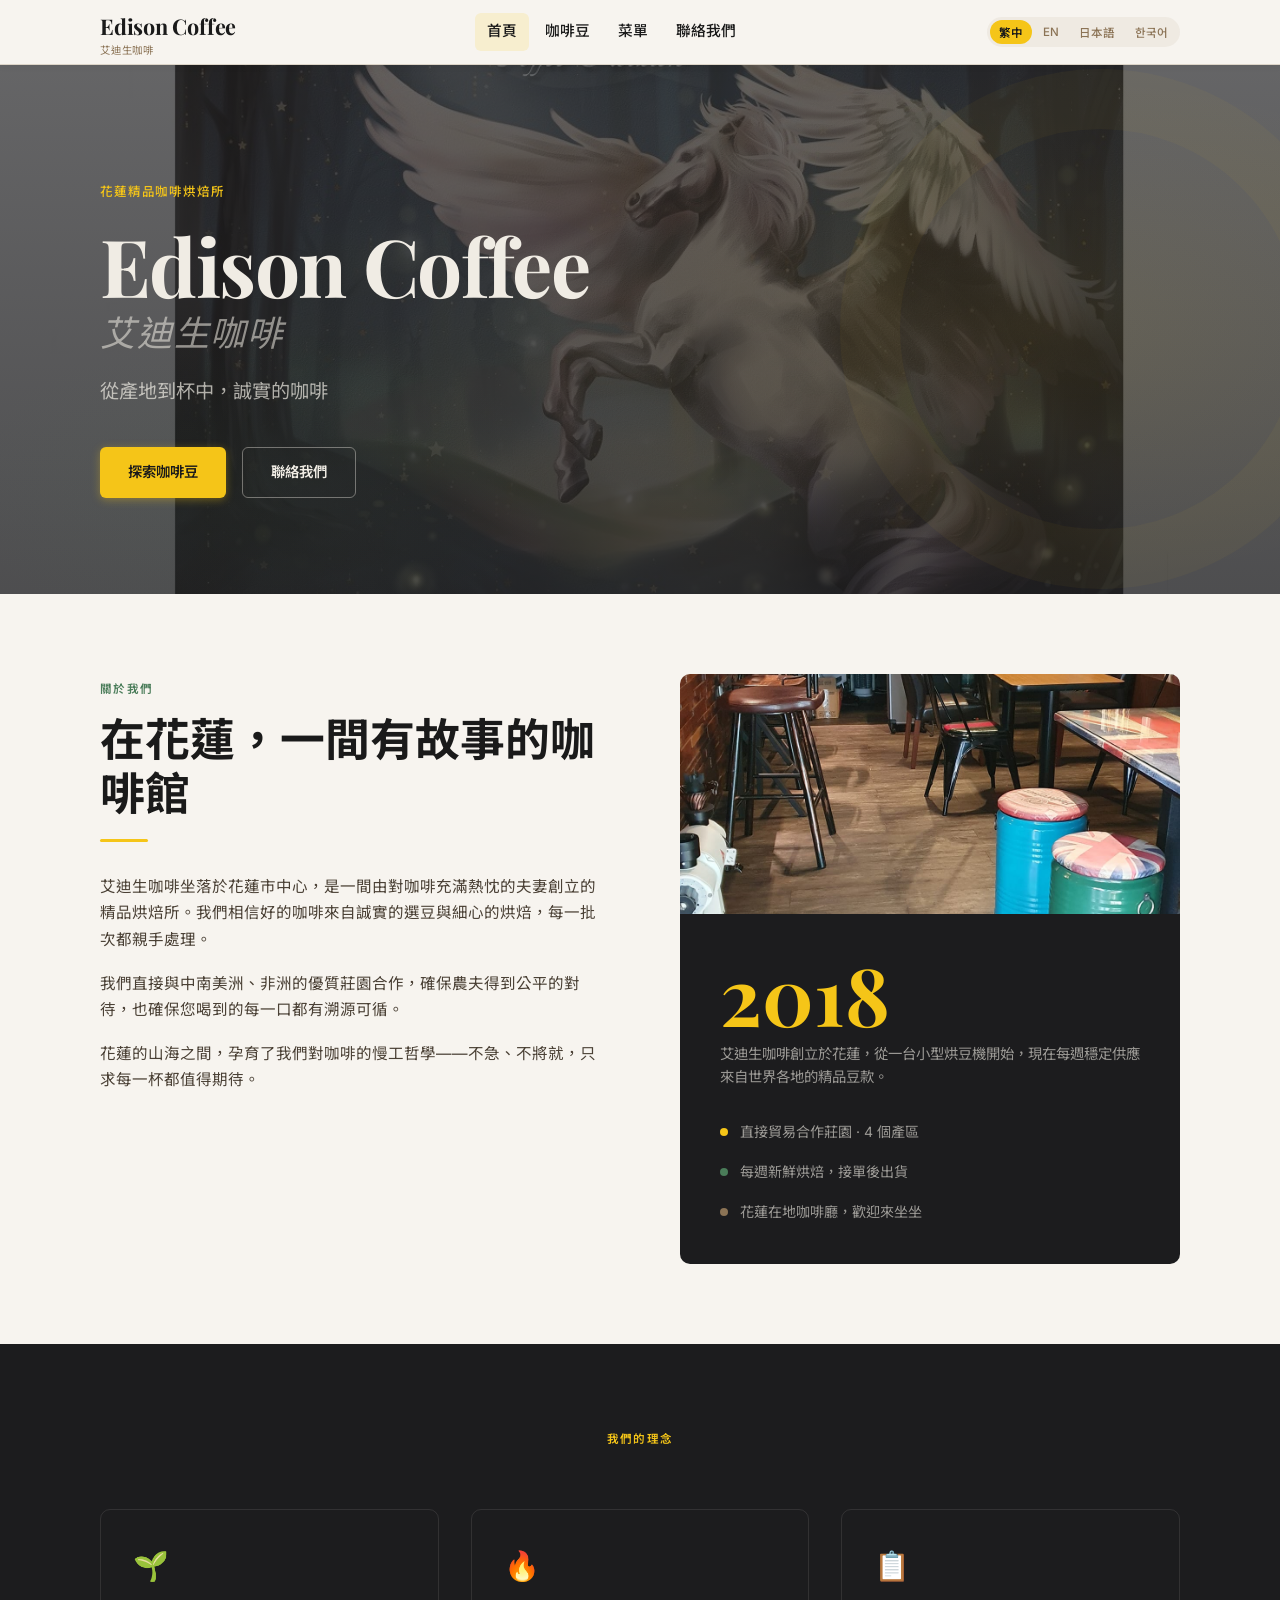
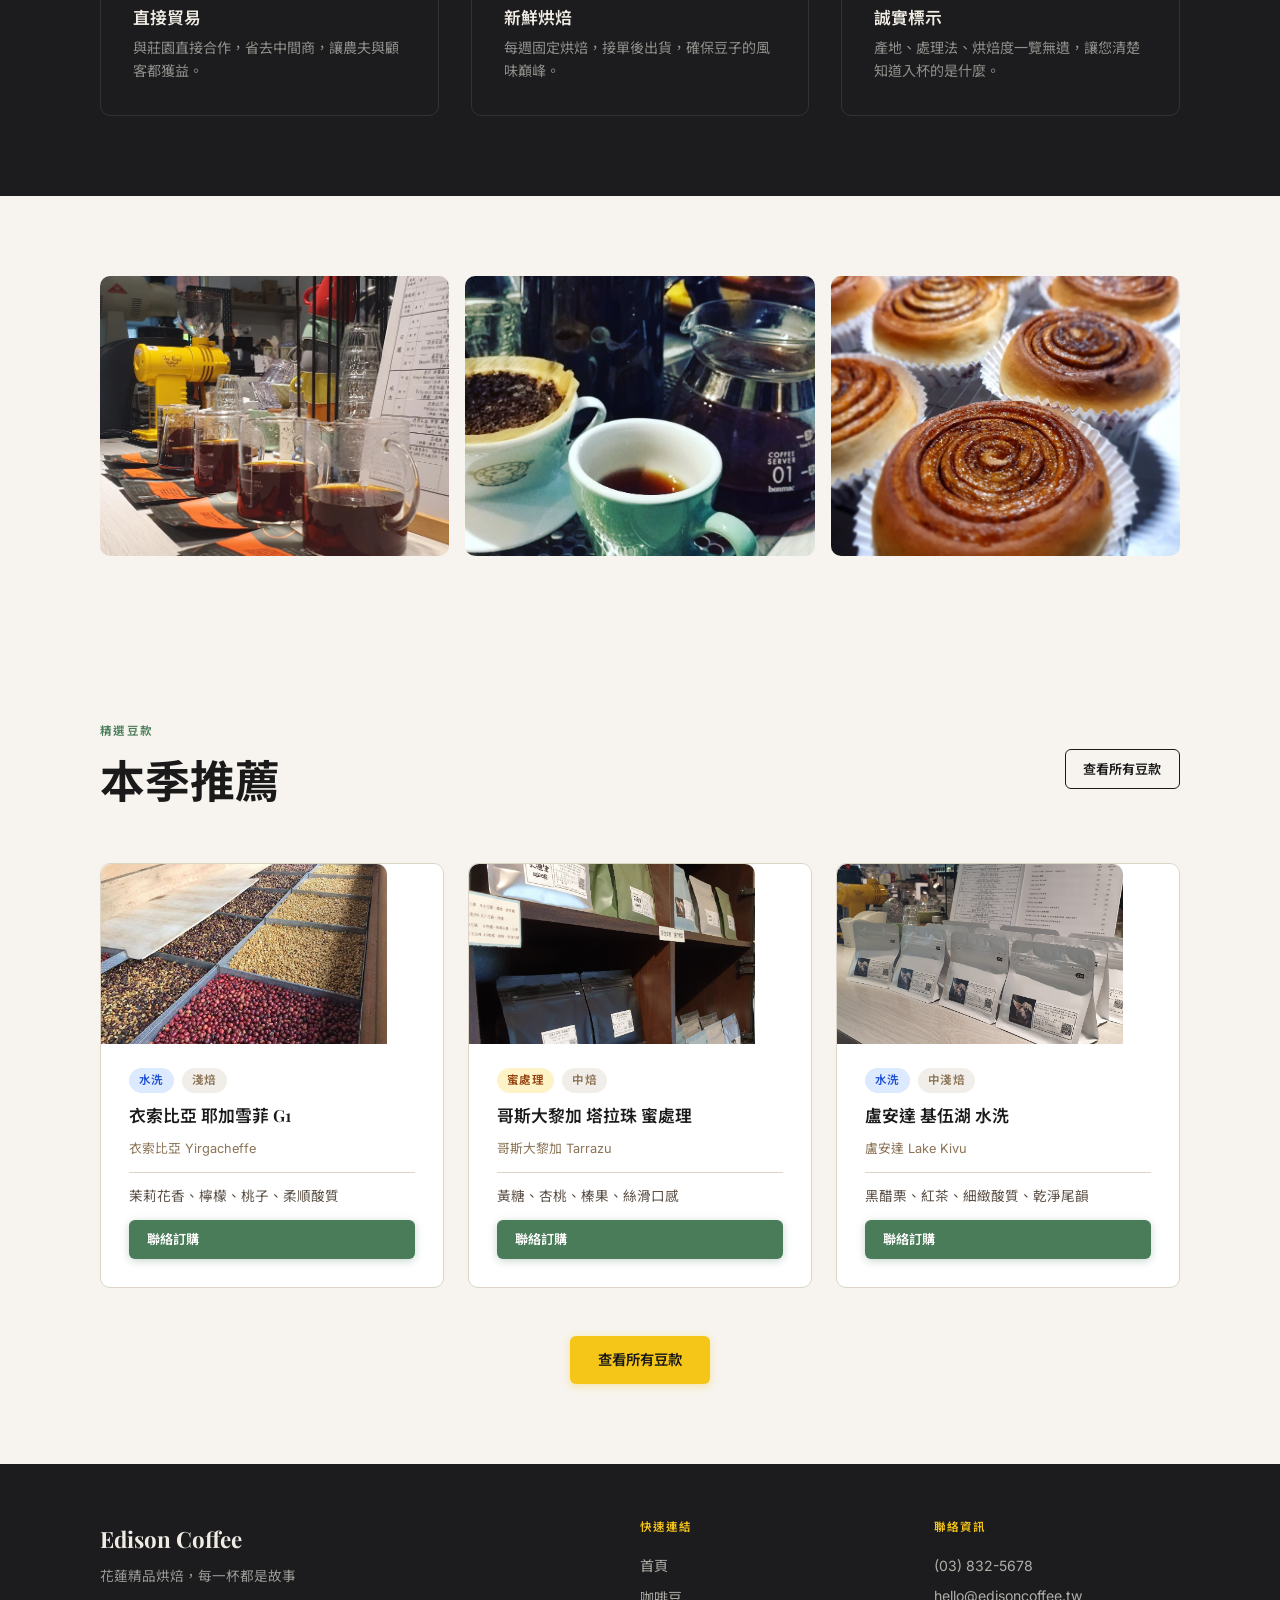
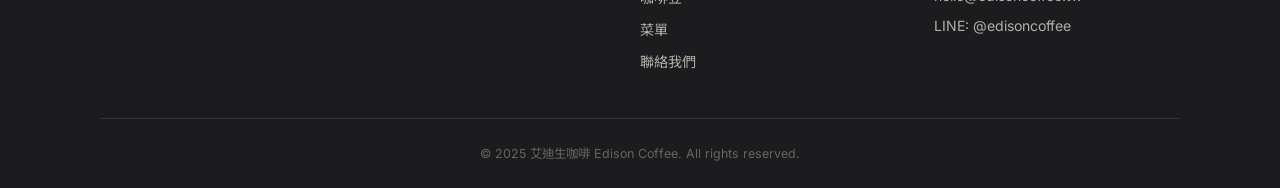
<file: index.html>
<!DOCTYPE html>
<html lang="zh-Hant">
<head>
  <meta charset="UTF-8" />
  <meta name="viewport" content="width=device-width, initial-scale=1.0" />
  <title>Edison Coffee 艾迪生咖啡 — 花蓮精品烘焙所</title>
  <meta name="description" content="花蓮精品咖啡烘焙所，直接貿易、新鮮烘焙、誠實標示。Specialty coffee roastery in Hualien, Taiwan." />
  <link rel="preconnect" href="https://fonts.googleapis.com" />
  <link rel="preconnect" href="https://fonts.gstatic.com" crossorigin />
  <link rel="stylesheet" href="css/styles.css" />
</head>
<body>

<!-- ═══════════════════════════════════ NAV ══════════════════════════════════ -->
<nav class="nav">
  <div class="container nav-inner">
    <a href="index.html" class="nav-logo">
      Edison Coffee
      <span>艾迪生咖啡</span>
    </a>
    <div class="nav-links">
      <a href="index.html" class="active" data-i18n="nav.home">首頁</a>
      <a href="beans.html" data-i18n="nav.beans">咖啡豆</a>
      <a href="menu.html" data-i18n="nav.menu">菜單</a>
      <a href="contact.html" data-i18n="nav.contact">聯絡我們</a>
    </div>
    <div class="nav-right">
      <div class="lang-switcher">
        <button class="lang-btn" data-lang="zh-hant">繁中</button>
        <button class="lang-btn" data-lang="en">EN</button>
        <button class="lang-btn" data-lang="ja">日本語</button>
        <button class="lang-btn" data-lang="ko">한국어</button>
      </div>
    </div>
    <button class="hamburger" id="hamburger" aria-label="Menu" aria-expanded="false">
      <span></span><span></span><span></span>
    </button>
  </div>
  <div class="mobile-menu" id="mobile-menu">
    <a href="index.html" data-i18n="nav.home">首頁</a>
    <a href="beans.html" data-i18n="nav.beans">咖啡豆</a>
    <a href="menu.html" data-i18n="nav.menu">菜單</a>
    <a href="contact.html" data-i18n="nav.contact">聯絡我們</a>
    <div class="lang-switcher">
      <button class="lang-btn" data-lang="zh-hant">繁中</button>
      <button class="lang-btn" data-lang="en">EN</button>
      <button class="lang-btn" data-lang="ja">日本語</button>
      <button class="lang-btn" data-lang="ko">한국어</button>
    </div>
  </div>
</nav>

<!-- ═══════════════════════════════════ HERO ══════════════════════════════════ -->
<section class="hero" style="background: linear-gradient(rgba(28,28,30,0.68), rgba(28,28,30,0.78)), url('images/hero.jpg') center/cover no-repeat;">
  <div class="container">
    <div class="hero-inner">
      <span class="hero-eyebrow fade-up fade-up-1" data-i18n="home.hero.sub">花蓮精品咖啡烘焙所</span>
      <h1 class="fade-up fade-up-2">
        Edison Coffee
        <span class="zh">艾迪生咖啡</span>
      </h1>
      <p class="hero-tagline fade-up fade-up-3" data-i18n="home.hero.tagline">從產地到杯中，誠實的咖啡</p>
      <div class="hero-actions fade-up fade-up-4">
        <a href="beans.html" class="btn btn-primary" data-i18n="home.hero.cta">探索咖啡豆</a>
        <a href="contact.html" class="btn btn-outline" style="border-color:rgba(240,236,228,0.4);color:var(--text-light);" data-i18n="nav.contact">聯絡我們</a>
      </div>
    </div>
  </div>
</section>

<!-- ═══════════════════════════════════ ABOUT ═════════════════════════════════ -->
<section class="section">
  <div class="container">
    <div class="about-grid">
      <div class="about-text">
        <span class="section-label" data-i18n="home.about.label">關於我們</span>
        <h2 class="section-title" data-i18n="home.about.title">在花蓮，一間有故事的咖啡館</h2>
        <div class="divider"></div>
        <p data-i18n="home.about.p1">艾迪生咖啡坐落於花蓮市中心，是一間由對咖啡充滿熱忱的夫妻創立的精品烘焙所。我們相信好的咖啡來自誠實的選豆與細心的烘焙，每一批次都親手處理。</p>
        <p data-i18n="home.about.p2">我們直接與中南美洲、非洲的優質莊園合作，確保農夫得到公平的對待，也確保您喝到的每一口都有溯源可循。</p>
        <p data-i18n="home.about.p3">花蓮的山海之間，孕育了我們對咖啡的慢工哲學——不急、不將就，只求每一杯都值得期待。</p>
      </div>
      <div class="about-visual">
        <img src="images/interior.jpg" alt="艾迪生咖啡室內環境" class="about-img" loading="lazy">
        <div class="about-card">
          <div class="big-num">2018</div>
          <p>艾迪生咖啡創立於花蓮，從一台小型烘豆機開始，現在每週穩定供應來自世界各地的精品豆款。</p>
          <div style="margin-top:2rem;display:flex;flex-direction:column;gap:1rem;">
            <div style="display:flex;align-items:center;gap:0.75rem;">
              <div style="width:8px;height:8px;border-radius:50%;background:var(--accent-yellow);flex-shrink:0;"></div>
              <span style="font-size:0.88rem;color:rgba(240,236,228,0.6);">直接貿易合作莊園 · 4 個產區</span>
            </div>
            <div style="display:flex;align-items:center;gap:0.75rem;">
              <div style="width:8px;height:8px;border-radius:50%;background:var(--accent-green);flex-shrink:0;"></div>
              <span style="font-size:0.88rem;color:rgba(240,236,228,0.6);">每週新鮮烘焙，接單後出貨</span>
            </div>
            <div style="display:flex;align-items:center;gap:0.75rem;">
              <div style="width:8px;height:8px;border-radius:50%;background:var(--muted-warm);flex-shrink:0;"></div>
              <span style="font-size:0.88rem;color:rgba(240,236,228,0.6);">花蓮在地咖啡廳，歡迎來坐坐</span>
            </div>
          </div>
        </div>
      </div>
    </div>
  </div>
</section>

<!-- ═══════════════════════════════════ VALUES ════════════════════════════════ -->
<section class="section values-bg">
  <div class="container">
    <div class="text-center">
      <span class="section-label" data-i18n="home.values.title">我們的理念</span>
    </div>
    <div class="values-grid">
      <div class="value-card">
        <div class="value-icon">🌱</div>
        <h3 data-i18n="home.values.direct.title">直接貿易</h3>
        <p data-i18n="home.values.direct.desc">與莊園直接合作，省去中間商，讓農夫與顧客都獲益。</p>
      </div>
      <div class="value-card">
        <div class="value-icon">🔥</div>
        <h3 data-i18n="home.values.fresh.title">新鮮烘焙</h3>
        <p data-i18n="home.values.fresh.desc">每週固定烘焙，接單後出貨，確保豆子的風味巔峰。</p>
      </div>
      <div class="value-card">
        <div class="value-icon">📋</div>
        <h3 data-i18n="home.values.honest.title">誠實標示</h3>
        <p data-i18n="home.values.honest.desc">產地、處理法、烘焙度一覽無遺，讓您清楚知道入杯的是什麼。</p>
      </div>
    </div>
  </div>
</section>

<!-- ════════════════════════════ GALLERY ════════════════════════════════════ -->
<section class="gallery-section" style="padding-top:5rem;">
  <div class="container">
    <div class="gallery-grid">
      <img src="images/barista_desk.jpg" alt="咖啡師工作臺" loading="lazy">
      <img src="images/coffee_cup.jpg" alt="現萃精品咖啡" loading="lazy">
      <img src="images/cinnamon.jpg" alt="手作風味香料" loading="lazy">
    </div>
  </div>
</section>

<!-- ════════════════════════════ FEATURED COFFEES ════════════════════════════ -->
<section class="section">
  <div class="container">
    <div class="flex-between" style="flex-wrap:wrap;gap:1rem;margin-bottom:0.25rem;">
      <div>
        <span class="section-label" data-i18n="home.coffees.label">精選豆款</span>
        <h2 class="section-title" data-i18n="home.coffees.title">本季推薦</h2>
      </div>
      <a href="beans.html" class="btn btn-outline btn-sm" data-i18n="home.coffees.cta">查看所有豆款</a>
    </div>

    <div class="featured-grid">
      <!-- Bean 1 -->
      <div class="featured-card">
        <img src="images/beans.jpg" alt="衣索比亞 耶加雪菲咖啡豆" class="featured-card-img" loading="lazy">
        <div class="featured-card-top">
          <span class="badge badge-washed" data-i18n="beans.process.washed">水洗</span>
          <span class="badge badge-roast" data-i18n="beans.roast.light">淺焙</span>
        </div>
        <h3 data-i18n="bean1.name">衣索比亞 耶加雪菲 G1</h3>
        <p class="origin" data-i18n="bean1.origin">衣索比亞 Yirgacheffe</p>
        <p class="tasting" data-i18n="bean1.tasting">茉莉花香、檸檬、桃子、柔順酸質</p>
        <a href="contact.html" class="btn btn-green btn-sm" style="margin-top:auto;" data-i18n="home.featured.order">聯絡訂購</a>
      </div>
      <!-- Bean 2 -->
      <div class="featured-card">
        <img src="images/products.jpg" alt="哥斯大黎加 塔拉珠咖啡豆" class="featured-card-img" loading="lazy">
        <div class="featured-card-top">
          <span class="badge badge-honey" data-i18n="beans.process.honey">蜜處理</span>
          <span class="badge badge-roast" data-i18n="beans.roast.medium">中焙</span>
        </div>
        <h3 data-i18n="bean2.name">哥斯大黎加 塔拉珠 蜜處理</h3>
        <p class="origin" data-i18n="bean2.origin">哥斯大黎加 Tarrazu</p>
        <p class="tasting" data-i18n="bean2.tasting">黃糖、杏桃、榛果、絲滑口感</p>
        <a href="contact.html" class="btn btn-green btn-sm" style="margin-top:auto;" data-i18n="home.featured.order">聯絡訂購</a>
      </div>
      <!-- Bean 3 -->
      <div class="featured-card">
        <img src="images/products_2.jpg" alt="盧安達 基伍湖咖啡豆" class="featured-card-img" loading="lazy">
        <div class="featured-card-top">
          <span class="badge badge-washed" data-i18n="beans.process.washed">水洗</span>
          <span class="badge badge-roast" data-i18n="beans.roast.medium_light">中淺焙</span>
        </div>
        <h3 data-i18n="bean3.name">盧安達 基伍湖 水洗</h3>
        <p class="origin" data-i18n="bean3.origin">盧安達 Lake Kivu</p>
        <p class="tasting" data-i18n="bean3.tasting">黑醋栗、紅茶、細緻酸質、乾淨尾韻</p>
        <a href="contact.html" class="btn btn-green btn-sm" style="margin-top:auto;" data-i18n="home.featured.order">聯絡訂購</a>
      </div>
    </div>

    <div class="text-center">
      <a href="beans.html" class="btn btn-primary" data-i18n="home.coffees.cta">查看所有豆款</a>
    </div>
  </div>
</section>

<!-- ═══════════════════════════════════ FOOTER ════════════════════════════════ -->
<footer class="footer">
  <div class="container">
    <div class="footer-grid">
      <div class="footer-brand">
        <div class="logo">Edison Coffee</div>
        <p data-i18n="footer.tagline">花蓮精品烘焙，每一杯都是故事</p>
      </div>
      <div>
        <h4 data-i18n="footer.quicklinks">快速連結</h4>
        <div class="footer-links">
          <a href="index.html" data-i18n="nav.home">首頁</a>
          <a href="beans.html" data-i18n="nav.beans">咖啡豆</a>
          <a href="menu.html" data-i18n="nav.menu">菜單</a>
          <a href="contact.html" data-i18n="nav.contact">聯絡我們</a>
        </div>
      </div>
      <div>
        <h4 data-i18n="footer.contact">聯絡資訊</h4>
        <div class="footer-contact-info">
          <p>(03) 832-5678</p>
          <p>hello@edisoncoffee.tw</p>
          <p>LINE: @edisoncoffee</p>
        </div>
      </div>
    </div>
    <div class="footer-bottom" data-i18n="footer.copyright">© 2025 艾迪生咖啡 Edison Coffee. All rights reserved.</div>
  </div>
</footer>

<script src="js/translations.js"></script>
<script src="js/i18n.js"></script>
</body>
</html>
</file>
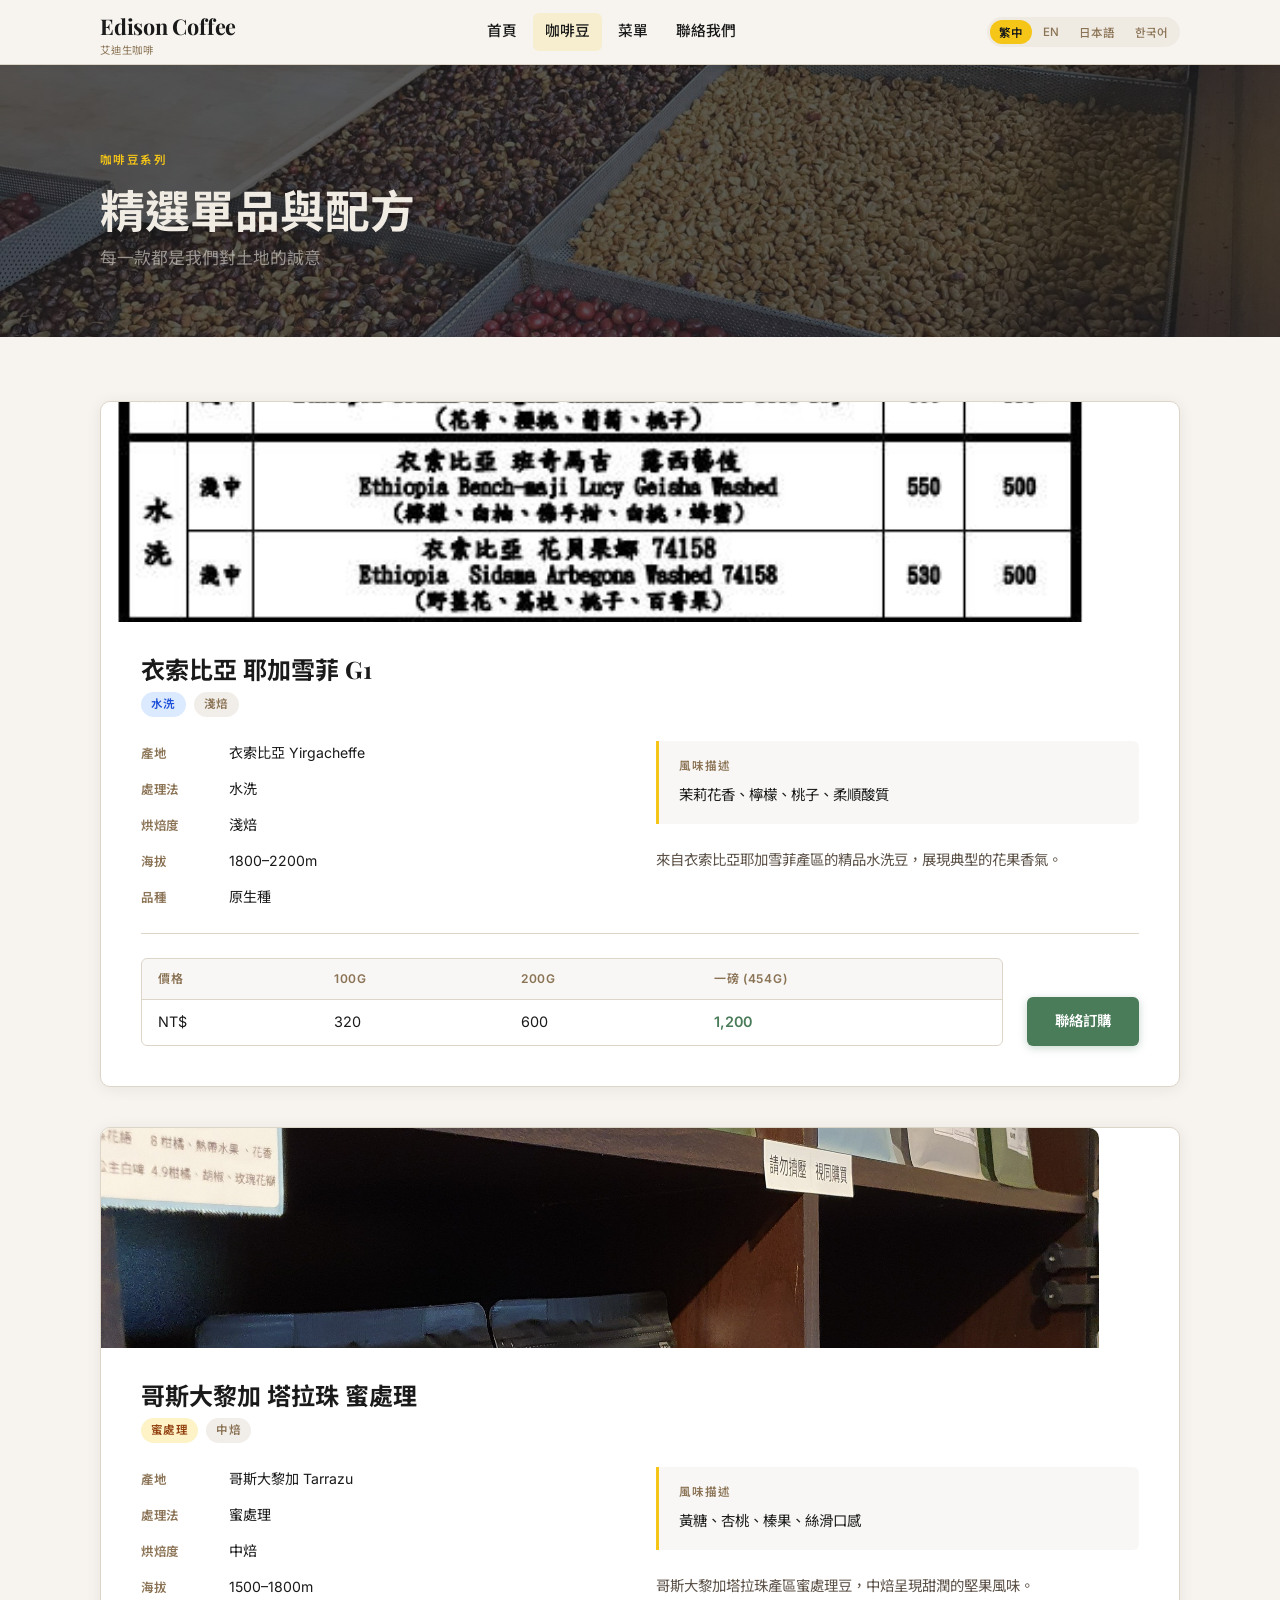
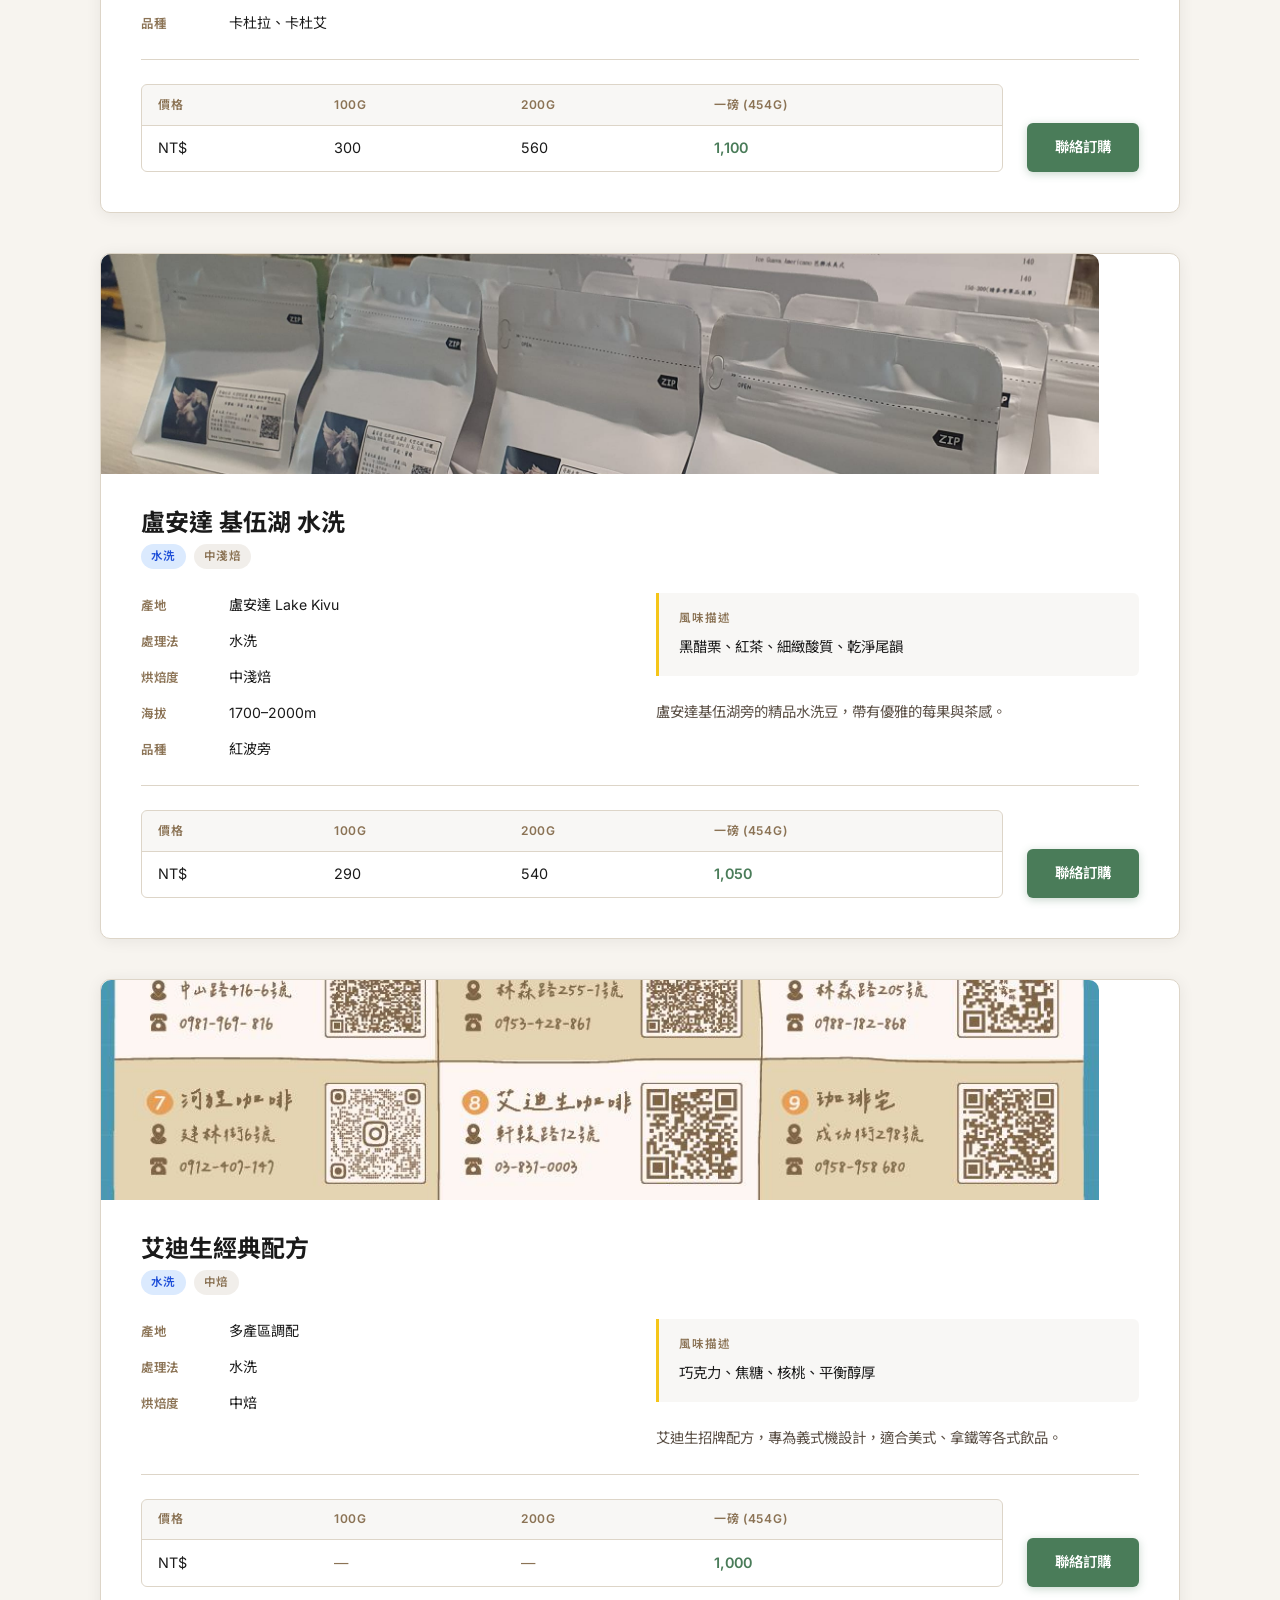
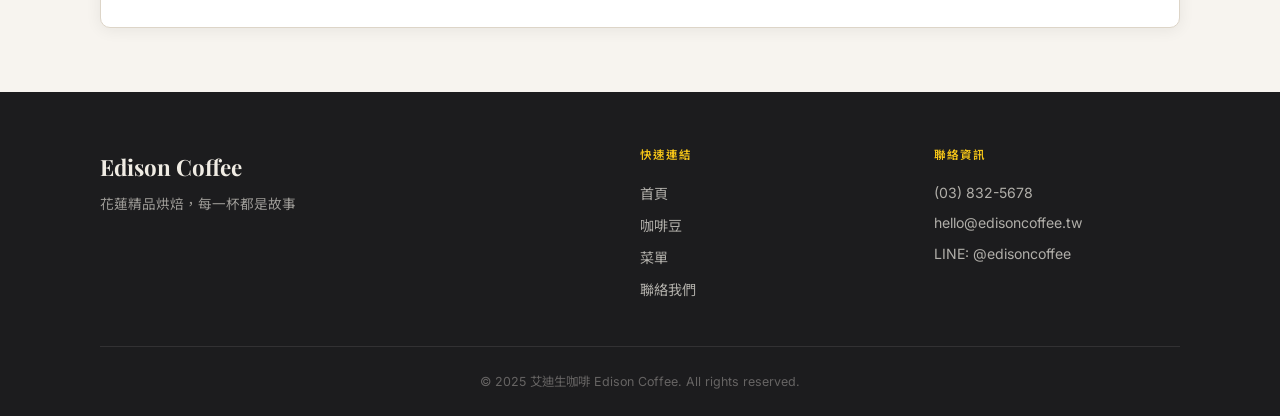
<file: beans.html>
<!DOCTYPE html>
<html lang="zh-Hant">
<head>
  <meta charset="UTF-8" />
  <meta name="viewport" content="width=device-width, initial-scale=1.0" />
  <title>咖啡豆 — Edison Coffee 艾迪生咖啡</title>
  <meta name="description" content="艾迪生咖啡精選單品與配方豆，水洗、蜜處理、日曬，產地直送新鮮烘焙。" />
  <link rel="preconnect" href="https://fonts.googleapis.com" />
  <link rel="preconnect" href="https://fonts.gstatic.com" crossorigin />
  <link rel="stylesheet" href="css/styles.css" />
</head>
<body>

<!-- ═══════════════════════════════════ NAV ══════════════════════════════════ -->
<nav class="nav">
  <div class="container nav-inner">
    <a href="index.html" class="nav-logo">
      Edison Coffee
      <span>艾迪生咖啡</span>
    </a>
    <div class="nav-links">
      <a href="index.html" data-i18n="nav.home">首頁</a>
      <a href="beans.html" class="active" data-i18n="nav.beans">咖啡豆</a>
      <a href="menu.html" data-i18n="nav.menu">菜單</a>
      <a href="contact.html" data-i18n="nav.contact">聯絡我們</a>
    </div>
    <div class="nav-right">
      <div class="lang-switcher">
        <button class="lang-btn" data-lang="zh-hant">繁中</button>
        <button class="lang-btn" data-lang="en">EN</button>
        <button class="lang-btn" data-lang="ja">日本語</button>
        <button class="lang-btn" data-lang="ko">한국어</button>
      </div>
    </div>
    <button class="hamburger" id="hamburger" aria-label="Menu" aria-expanded="false">
      <span></span><span></span><span></span>
    </button>
  </div>
  <div class="mobile-menu" id="mobile-menu">
    <a href="index.html" data-i18n="nav.home">首頁</a>
    <a href="beans.html" data-i18n="nav.beans">咖啡豆</a>
    <a href="menu.html" data-i18n="nav.menu">菜單</a>
    <a href="contact.html" data-i18n="nav.contact">聯絡我們</a>
    <div class="lang-switcher">
      <button class="lang-btn" data-lang="zh-hant">繁中</button>
      <button class="lang-btn" data-lang="en">EN</button>
      <button class="lang-btn" data-lang="ja">日本語</button>
      <button class="lang-btn" data-lang="ko">한국어</button>
    </div>
  </div>
</nav>

<!-- ═══════════════════════════════════ PAGE HERO ════════════════════════════ -->
<section class="page-hero" style="background: linear-gradient(rgba(28,28,30,0.72), rgba(28,28,30,0.72)), url('images/beans.jpg') center/cover no-repeat;">
  <div class="container page-hero-inner">
    <span class="section-label" data-i18n="beans.hero.label">咖啡豆系列</span>
    <h1 class="section-title" data-i18n="beans.hero.title">精選單品與配方</h1>
    <p class="section-sub" data-i18n="beans.hero.sub">每一款都是我們對土地的誠意</p>
  </div>
</section>

<!-- ═══════════════════════════════════ BEAN LIST ════════════════════════════ -->
<div class="container">
  <div class="beans-list">

    <!-- ── Bean 1: Ethiopia Yirgacheffe G1 ── -->
    <article class="bean-card">
      <img src="images/product_catalogue.jpg" alt="衣索比亞 耶加雪菲 G1" class="bean-card-img" loading="lazy">
      <div class="bean-card-header">
        <div>
          <h2 data-i18n="bean1.name">衣索比亞 耶加雪菲 G1</h2>
          <div class="bean-badges">
            <span class="badge badge-washed" data-i18n="beans.process.washed">水洗</span>
            <span class="badge badge-roast" data-i18n="beans.roast.light">淺焙</span>
          </div>
        </div>
      </div>

      <div class="bean-body">
        <div class="bean-meta">
          <div class="bean-meta-row">
            <span class="meta-label" data-i18n="beans.label.origin">產地</span>
            <span class="meta-value" data-i18n="bean1.origin">衣索比亞 Yirgacheffe</span>
          </div>
          <div class="bean-meta-row">
            <span class="meta-label" data-i18n="beans.label.process">處理法</span>
            <span class="meta-value" data-i18n="beans.process.washed">水洗</span>
          </div>
          <div class="bean-meta-row">
            <span class="meta-label" data-i18n="beans.label.roast">烘焙度</span>
            <span class="meta-value" data-i18n="beans.roast.light">淺焙</span>
          </div>
          <div class="bean-meta-row">
            <span class="meta-label" data-i18n="beans.label.altitude">海拔</span>
            <span class="meta-value">1800–2200m</span>
          </div>
          <div class="bean-meta-row">
            <span class="meta-label" data-i18n="beans.label.variety">品種</span>
            <span class="meta-value" data-i18n="bean1.variety">原生種</span>
          </div>
        </div>

        <div class="bean-right">
          <div class="bean-tasting">
            <div class="label" data-i18n="beans.label.tasting">風味描述</div>
            <div class="notes" data-i18n="bean1.tasting">茉莉花香、檸檬、桃子、柔順酸質</div>
          </div>
          <p class="bean-desc" data-i18n="bean1.desc">來自衣索比亞耶加雪菲產區的精品水洗豆，展現典型的花果香氣。</p>
        </div>
      </div>

      <div class="bean-card-footer">
        <div style="display:grid;grid-template-columns:1fr auto;gap:1.5rem;align-items:end;flex-wrap:wrap;">
          <div class="bean-pricing">
            <table class="price-table">
              <thead>
                <tr>
                  <th data-i18n="beans.label.price">價格</th>
                  <th data-i18n="beans.label.100g">100g</th>
                  <th data-i18n="beans.label.200g">200g</th>
                  <th data-i18n="beans.label.1lb">一磅 (454g)</th>
                </tr>
              </thead>
              <tbody>
                <tr>
                  <td>NT$</td>
                  <td>320</td>
                  <td>600</td>
                  <td>1,200</td>
                </tr>
              </tbody>
            </table>
          </div>
          <a href="contact.html" class="btn btn-green" data-i18n="beans.cta.order">聯絡訂購</a>
        </div>
      </div>
    </article>

    <!-- ── Bean 2: Costa Rica Tarrazu Honey ── -->
    <article class="bean-card">
      <img src="images/products.jpg" alt="哥斯大黎加 塔拉珠 蜜處理" class="bean-card-img" loading="lazy">
      <div class="bean-card-header">
        <div>
          <h2 data-i18n="bean2.name">哥斯大黎加 塔拉珠 蜜處理</h2>
          <div class="bean-badges">
            <span class="badge badge-honey" data-i18n="beans.process.honey">蜜處理</span>
            <span class="badge badge-roast" data-i18n="beans.roast.medium">中焙</span>
          </div>
        </div>
      </div>

      <div class="bean-body">
        <div class="bean-meta">
          <div class="bean-meta-row">
            <span class="meta-label" data-i18n="beans.label.origin">產地</span>
            <span class="meta-value" data-i18n="bean2.origin">哥斯大黎加 Tarrazu</span>
          </div>
          <div class="bean-meta-row">
            <span class="meta-label" data-i18n="beans.label.process">處理法</span>
            <span class="meta-value" data-i18n="beans.process.honey">蜜處理</span>
          </div>
          <div class="bean-meta-row">
            <span class="meta-label" data-i18n="beans.label.roast">烘焙度</span>
            <span class="meta-value" data-i18n="beans.roast.medium">中焙</span>
          </div>
          <div class="bean-meta-row">
            <span class="meta-label" data-i18n="beans.label.altitude">海拔</span>
            <span class="meta-value">1500–1800m</span>
          </div>
          <div class="bean-meta-row">
            <span class="meta-label" data-i18n="beans.label.variety">品種</span>
            <span class="meta-value" data-i18n="bean2.variety">卡杜拉、卡杜艾</span>
          </div>
        </div>

        <div class="bean-right">
          <div class="bean-tasting">
            <div class="label" data-i18n="beans.label.tasting">風味描述</div>
            <div class="notes" data-i18n="bean2.tasting">黃糖、杏桃、榛果、絲滑口感</div>
          </div>
          <p class="bean-desc" data-i18n="bean2.desc">哥斯大黎加塔拉珠產區蜜處理豆，中焙呈現甜潤的堅果風味。</p>
        </div>
      </div>

      <div class="bean-card-footer">
        <div style="display:grid;grid-template-columns:1fr auto;gap:1.5rem;align-items:end;flex-wrap:wrap;">
          <div class="bean-pricing">
            <table class="price-table">
              <thead>
                <tr>
                  <th data-i18n="beans.label.price">價格</th>
                  <th data-i18n="beans.label.100g">100g</th>
                  <th data-i18n="beans.label.200g">200g</th>
                  <th data-i18n="beans.label.1lb">一磅 (454g)</th>
                </tr>
              </thead>
              <tbody>
                <tr>
                  <td>NT$</td>
                  <td>300</td>
                  <td>560</td>
                  <td>1,100</td>
                </tr>
              </tbody>
            </table>
          </div>
          <a href="contact.html" class="btn btn-green" data-i18n="beans.cta.order">聯絡訂購</a>
        </div>
      </div>
    </article>

    <!-- ── Bean 3: Rwanda Lake Kivu Washed ── -->
    <article class="bean-card">
      <img src="images/products_2.jpg" alt="盧安達 基伍湖 水洗" class="bean-card-img" loading="lazy">
      <div class="bean-card-header">
        <div>
          <h2 data-i18n="bean3.name">盧安達 基伍湖 水洗</h2>
          <div class="bean-badges">
            <span class="badge badge-washed" data-i18n="beans.process.washed">水洗</span>
            <span class="badge badge-roast" data-i18n="beans.roast.medium_light">中淺焙</span>
          </div>
        </div>
      </div>

      <div class="bean-body">
        <div class="bean-meta">
          <div class="bean-meta-row">
            <span class="meta-label" data-i18n="beans.label.origin">產地</span>
            <span class="meta-value" data-i18n="bean3.origin">盧安達 Lake Kivu</span>
          </div>
          <div class="bean-meta-row">
            <span class="meta-label" data-i18n="beans.label.process">處理法</span>
            <span class="meta-value" data-i18n="beans.process.washed">水洗</span>
          </div>
          <div class="bean-meta-row">
            <span class="meta-label" data-i18n="beans.label.roast">烘焙度</span>
            <span class="meta-value" data-i18n="beans.roast.medium_light">中淺焙</span>
          </div>
          <div class="bean-meta-row">
            <span class="meta-label" data-i18n="beans.label.altitude">海拔</span>
            <span class="meta-value">1700–2000m</span>
          </div>
          <div class="bean-meta-row">
            <span class="meta-label" data-i18n="beans.label.variety">品種</span>
            <span class="meta-value" data-i18n="bean3.variety">紅波旁</span>
          </div>
        </div>

        <div class="bean-right">
          <div class="bean-tasting">
            <div class="label" data-i18n="beans.label.tasting">風味描述</div>
            <div class="notes" data-i18n="bean3.tasting">黑醋栗、紅茶、細緻酸質、乾淨尾韻</div>
          </div>
          <p class="bean-desc" data-i18n="bean3.desc">盧安達基伍湖旁的精品水洗豆，帶有優雅的莓果與茶感。</p>
        </div>
      </div>

      <div class="bean-card-footer">
        <div style="display:grid;grid-template-columns:1fr auto;gap:1.5rem;align-items:end;flex-wrap:wrap;">
          <div class="bean-pricing">
            <table class="price-table">
              <thead>
                <tr>
                  <th data-i18n="beans.label.price">價格</th>
                  <th data-i18n="beans.label.100g">100g</th>
                  <th data-i18n="beans.label.200g">200g</th>
                  <th data-i18n="beans.label.1lb">一磅 (454g)</th>
                </tr>
              </thead>
              <tbody>
                <tr>
                  <td>NT$</td>
                  <td>290</td>
                  <td>540</td>
                  <td>1,050</td>
                </tr>
              </tbody>
            </table>
          </div>
          <a href="contact.html" class="btn btn-green" data-i18n="beans.cta.order">聯絡訂購</a>
        </div>
      </div>
    </article>

    <!-- ── Bean 4: Edison House Blend ── -->
    <article class="bean-card">
      <img src="images/try_to_sell.jpg" alt="艾迪生經典配方" class="bean-card-img" loading="lazy">
      <div class="bean-card-header">
        <div>
          <h2 data-i18n="bean4.name">艾迪生經典配方</h2>
          <div class="bean-badges">
            <span class="badge badge-washed" data-i18n="beans.process.washed">水洗</span>
            <span class="badge badge-roast" data-i18n="beans.roast.medium">中焙</span>
          </div>
        </div>
      </div>

      <div class="bean-body">
        <div class="bean-meta">
          <div class="bean-meta-row">
            <span class="meta-label" data-i18n="beans.label.origin">產地</span>
            <span class="meta-value" data-i18n="bean4.origin">多產區調配</span>
          </div>
          <div class="bean-meta-row">
            <span class="meta-label" data-i18n="beans.label.process">處理法</span>
            <span class="meta-value" data-i18n="beans.process.washed">水洗</span>
          </div>
          <div class="bean-meta-row">
            <span class="meta-label" data-i18n="beans.label.roast">烘焙度</span>
            <span class="meta-value" data-i18n="beans.roast.medium">中焙</span>
          </div>
        </div>

        <div class="bean-right">
          <div class="bean-tasting">
            <div class="label" data-i18n="beans.label.tasting">風味描述</div>
            <div class="notes" data-i18n="bean4.tasting">巧克力、焦糖、核桃、平衡醇厚</div>
          </div>
          <p class="bean-desc" data-i18n="bean4.desc">艾迪生招牌配方，專為義式機設計，適合美式、拿鐵等各式飲品。</p>
        </div>
      </div>

      <div class="bean-card-footer">
        <div style="display:grid;grid-template-columns:1fr auto;gap:1.5rem;align-items:end;flex-wrap:wrap;">
          <div class="bean-pricing">
            <table class="price-table">
              <thead>
                <tr>
                  <th data-i18n="beans.label.price">價格</th>
                  <th data-i18n="beans.label.100g">100g</th>
                  <th data-i18n="beans.label.200g">200g</th>
                  <th data-i18n="beans.label.1lb">一磅 (454g)</th>
                </tr>
              </thead>
              <tbody>
                <tr>
                  <td>NT$</td>
                  <td class="price-unavail">—</td>
                  <td class="price-unavail">—</td>
                  <td>1,000</td>
                </tr>
              </tbody>
            </table>
          </div>
          <a href="contact.html" class="btn btn-green" data-i18n="beans.cta.order">聯絡訂購</a>
        </div>
      </div>
    </article>

  </div>
</div>

<!-- ═══════════════════════════════════ FOOTER ════════════════════════════════ -->
<footer class="footer">
  <div class="container">
    <div class="footer-grid">
      <div class="footer-brand">
        <div class="logo">Edison Coffee</div>
        <p data-i18n="footer.tagline">花蓮精品烘焙，每一杯都是故事</p>
      </div>
      <div>
        <h4 data-i18n="footer.quicklinks">快速連結</h4>
        <div class="footer-links">
          <a href="index.html" data-i18n="nav.home">首頁</a>
          <a href="beans.html" data-i18n="nav.beans">咖啡豆</a>
          <a href="menu.html" data-i18n="nav.menu">菜單</a>
          <a href="contact.html" data-i18n="nav.contact">聯絡我們</a>
        </div>
      </div>
      <div>
        <h4 data-i18n="footer.contact">聯絡資訊</h4>
        <div class="footer-contact-info">
          <p>(03) 832-5678</p>
          <p>hello@edisoncoffee.tw</p>
          <p>LINE: @edisoncoffee</p>
        </div>
      </div>
    </div>
    <div class="footer-bottom" data-i18n="footer.copyright">© 2025 艾迪生咖啡 Edison Coffee. All rights reserved.</div>
  </div>
</footer>

<script src="js/translations.js"></script>
<script src="js/i18n.js"></script>
</body>
</html>
</file>
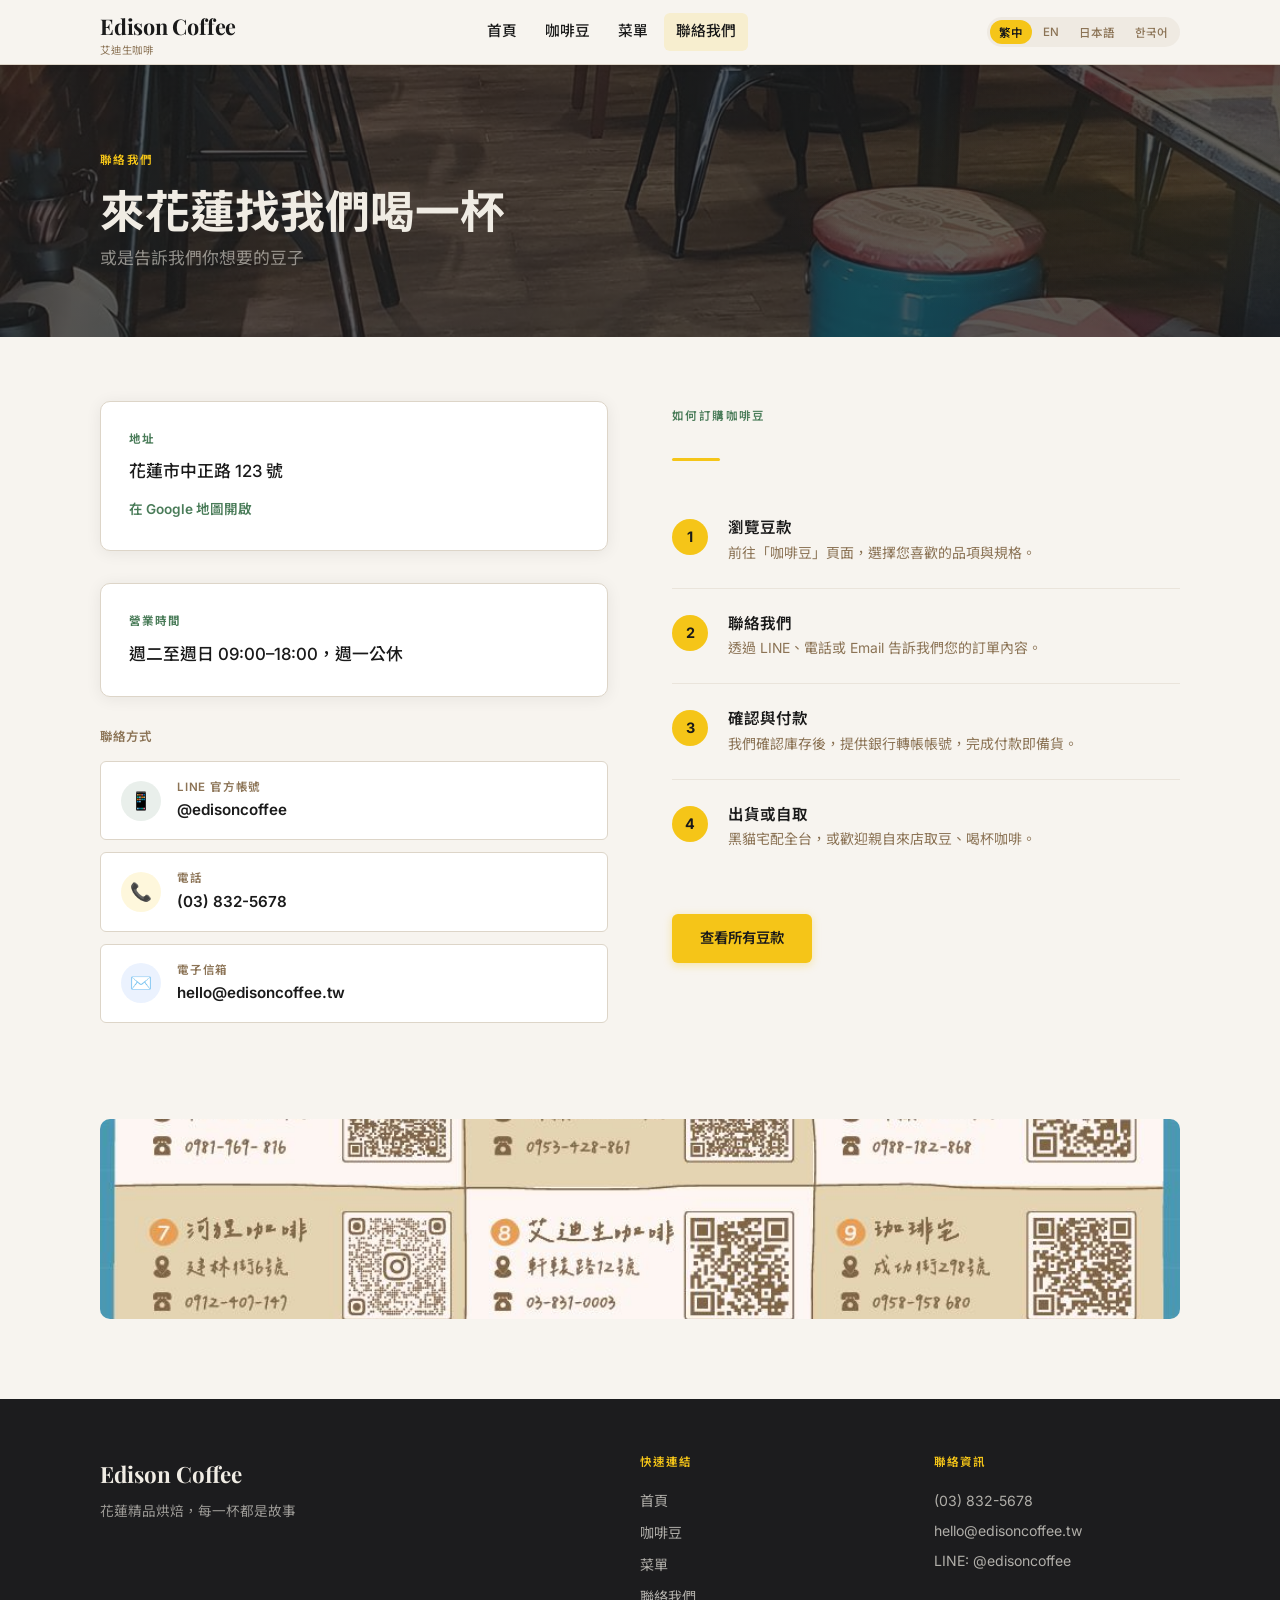
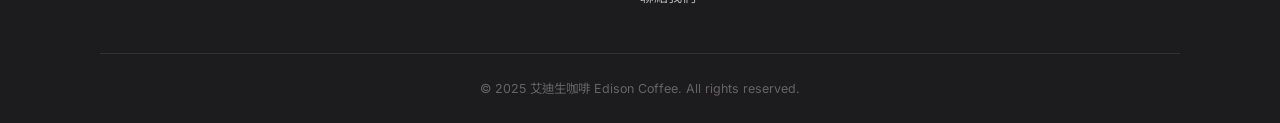
<file: contact.html>
<!DOCTYPE html>
<html lang="zh-Hant">
<head>
  <meta charset="UTF-8" />
  <meta name="viewport" content="width=device-width, initial-scale=1.0" />
  <title>聯絡我們 — Edison Coffee 艾迪生咖啡</title>
  <meta name="description" content="到花蓮找我們，或線上訂購精品咖啡豆。LINE、電話、Email 皆可聯繫。" />
  <link rel="preconnect" href="https://fonts.googleapis.com" />
  <link rel="preconnect" href="https://fonts.gstatic.com" crossorigin />
  <link rel="stylesheet" href="css/styles.css" />
</head>
<body>

<!-- ═══════════════════════════════════ NAV ══════════════════════════════════ -->
<nav class="nav">
  <div class="container nav-inner">
    <a href="index.html" class="nav-logo">
      Edison Coffee
      <span>艾迪生咖啡</span>
    </a>
    <div class="nav-links">
      <a href="index.html" data-i18n="nav.home">首頁</a>
      <a href="beans.html" data-i18n="nav.beans">咖啡豆</a>
      <a href="menu.html" data-i18n="nav.menu">菜單</a>
      <a href="contact.html" class="active" data-i18n="nav.contact">聯絡我們</a>
    </div>
    <div class="nav-right">
      <div class="lang-switcher">
        <button class="lang-btn" data-lang="zh-hant">繁中</button>
        <button class="lang-btn" data-lang="en">EN</button>
        <button class="lang-btn" data-lang="ja">日本語</button>
        <button class="lang-btn" data-lang="ko">한국어</button>
      </div>
    </div>
    <button class="hamburger" id="hamburger" aria-label="Menu" aria-expanded="false">
      <span></span><span></span><span></span>
    </button>
  </div>
  <div class="mobile-menu" id="mobile-menu">
    <a href="index.html" data-i18n="nav.home">首頁</a>
    <a href="beans.html" data-i18n="nav.beans">咖啡豆</a>
    <a href="menu.html" data-i18n="nav.menu">菜單</a>
    <a href="contact.html" data-i18n="nav.contact">聯絡我們</a>
    <div class="lang-switcher">
      <button class="lang-btn" data-lang="zh-hant">繁中</button>
      <button class="lang-btn" data-lang="en">EN</button>
      <button class="lang-btn" data-lang="ja">日本語</button>
      <button class="lang-btn" data-lang="ko">한국어</button>
    </div>
  </div>
</nav>

<!-- ═══════════════════════════════════ PAGE HERO ════════════════════════════ -->
<section class="page-hero" style="background: linear-gradient(rgba(28,28,30,0.72), rgba(28,28,30,0.72)), url('images/interior.jpg') center/cover no-repeat;">
  <div class="container page-hero-inner">
    <span class="section-label" data-i18n="contact.hero.label">聯絡我們</span>
    <h1 class="section-title" data-i18n="contact.hero.title">來花蓮找我們喝一杯</h1>
    <p class="section-sub" data-i18n="contact.hero.sub">或是告訴我們你想要的豆子</p>
  </div>
</section>

<!-- ═══════════════════════════════════ CONTACT GRID ═════════════════════════ -->
<div class="container">
  <div class="contact-grid">

    <!-- Left: Info + channels -->
    <div class="contact-info-block">

      <!-- Address -->
      <div class="contact-info-card">
        <div class="card-title" data-i18n="contact.info.address.label">地址</div>
        <div class="card-value" data-i18n="contact.info.address.value">花蓮市中正路 123 號</div>
        <a href="#" class="map-link" data-i18n="contact.map.link">在 Google 地圖開啟 →</a>
      </div>

      <!-- Hours -->
      <div class="contact-info-card">
        <div class="card-title" data-i18n="contact.info.hours.label">營業時間</div>
        <div class="card-value" data-i18n="contact.info.hours.value">週二至週日 09:00–18:00，週一公休</div>
      </div>

      <!-- Contact channels -->
      <div>
        <h3 style="font-size:1rem;font-weight:600;margin-bottom:1rem;color:var(--muted-warm);text-transform:uppercase;letter-spacing:0.08em;font-family:var(--font-body);font-size:0.78rem;">聯絡方式</h3>
        <div class="contact-channels">

          <div class="channel-row">
            <div class="channel-icon green">📱</div>
            <div>
              <div class="channel-label" data-i18n="contact.info.line.label">LINE 官方帳號</div>
              <div class="channel-value">@edisoncoffee</div>
            </div>
          </div>

          <div class="channel-row">
            <div class="channel-icon yellow">📞</div>
            <div>
              <div class="channel-label" data-i18n="contact.info.phone.label">電話</div>
              <div class="channel-value">(03) 832-5678</div>
            </div>
          </div>

          <div class="channel-row">
            <div class="channel-icon blue">✉️</div>
            <div>
              <div class="channel-label" data-i18n="contact.info.email.label">電子信箱</div>
              <div class="channel-value">hello@edisoncoffee.tw</div>
            </div>
          </div>

        </div>
      </div>
    </div>

    <!-- Right: How to order -->
    <div>
      <span class="section-label" data-i18n="contact.order.title">如何訂購咖啡豆</span>
      <div class="divider"></div>

      <div class="order-steps">
        <div class="order-step">
          <div class="step-num">1</div>
          <div class="step-content">
            <h4 data-i18n="contact.order.step1.title">瀏覽豆款</h4>
            <p data-i18n="contact.order.step1.desc">前往「咖啡豆」頁面，選擇您喜歡的品項與規格。</p>
          </div>
        </div>

        <div class="order-step">
          <div class="step-num">2</div>
          <div class="step-content">
            <h4 data-i18n="contact.order.step2.title">聯絡我們</h4>
            <p data-i18n="contact.order.step2.desc">透過 LINE、電話或 Email 告訴我們您的訂單內容。</p>
          </div>
        </div>

        <div class="order-step">
          <div class="step-num">3</div>
          <div class="step-content">
            <h4 data-i18n="contact.order.step3.title">確認與付款</h4>
            <p data-i18n="contact.order.step3.desc">我們確認庫存後，提供銀行轉帳帳號，完成付款即備貨。</p>
          </div>
        </div>

        <div class="order-step">
          <div class="step-num">4</div>
          <div class="step-content">
            <h4 data-i18n="contact.order.step4.title">出貨或自取</h4>
            <p data-i18n="contact.order.step4.desc">黑貓宅配全台，或歡迎親自來店取豆、喝杯咖啡。</p>
          </div>
        </div>
      </div>

      <div style="margin-top:2.5rem;">
        <a href="beans.html" class="btn btn-primary" data-i18n="home.coffees.cta">查看所有豆款</a>
      </div>
    </div>

  </div>
</div>

<!-- ═══════════════════════════════════ ATMOSPHERE IMAGE ═════════════════════ -->
<div class="container">
  <img src="images/try_to_sell.jpg" alt="艾迪生咖啡空間一隅" class="contact-atmo-img" loading="lazy">
</div>

<!-- ═══════════════════════════════════ FOOTER ════════════════════════════════ -->
<footer class="footer" style="margin-top:5rem;">
  <div class="container">
    <div class="footer-grid">
      <div class="footer-brand">
        <div class="logo">Edison Coffee</div>
        <p data-i18n="footer.tagline">花蓮精品烘焙，每一杯都是故事</p>
      </div>
      <div>
        <h4 data-i18n="footer.quicklinks">快速連結</h4>
        <div class="footer-links">
          <a href="index.html" data-i18n="nav.home">首頁</a>
          <a href="beans.html" data-i18n="nav.beans">咖啡豆</a>
          <a href="menu.html" data-i18n="nav.menu">菜單</a>
          <a href="contact.html" data-i18n="nav.contact">聯絡我們</a>
        </div>
      </div>
      <div>
        <h4 data-i18n="footer.contact">聯絡資訊</h4>
        <div class="footer-contact-info">
          <p>(03) 832-5678</p>
          <p>hello@edisoncoffee.tw</p>
          <p>LINE: @edisoncoffee</p>
        </div>
      </div>
    </div>
    <div class="footer-bottom" data-i18n="footer.copyright">© 2025 艾迪生咖啡 Edison Coffee. All rights reserved.</div>
  </div>
</footer>

<script src="js/translations.js"></script>
<script src="js/i18n.js"></script>
</body>
</html>
</file>
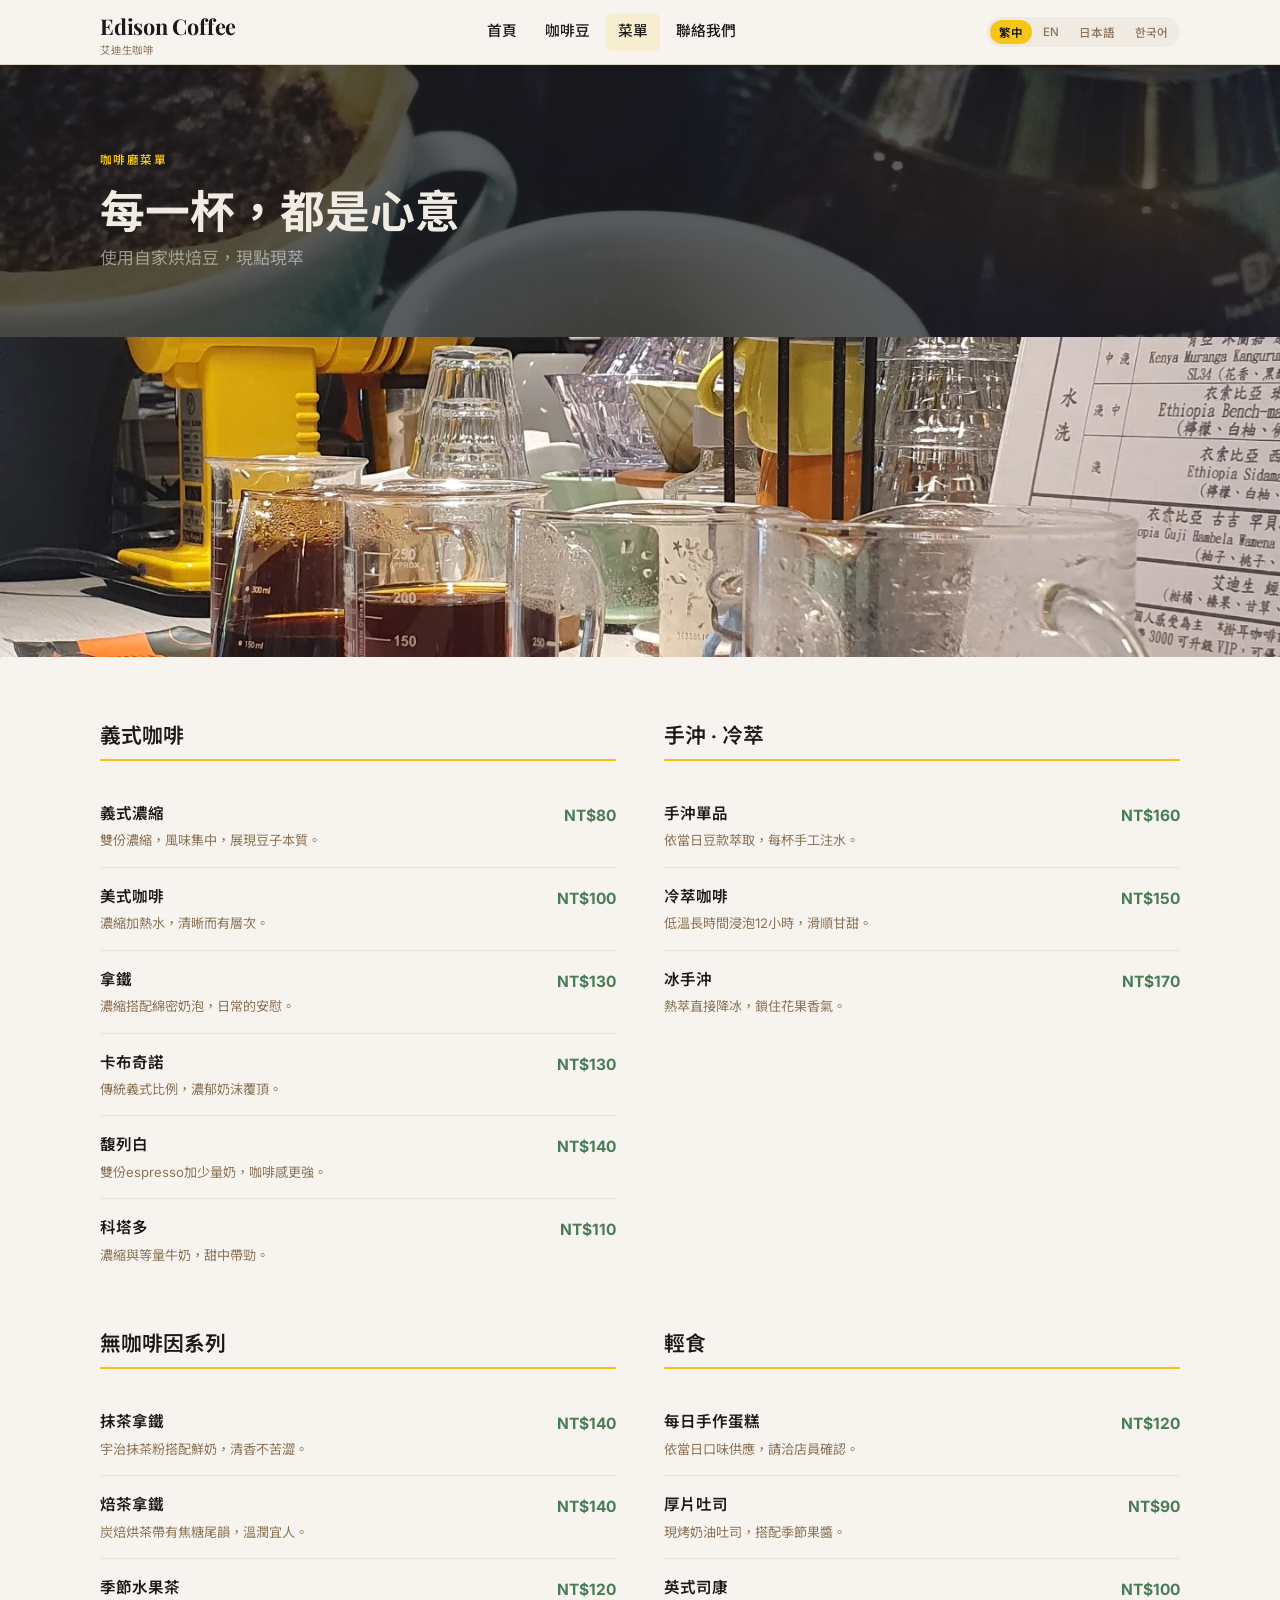
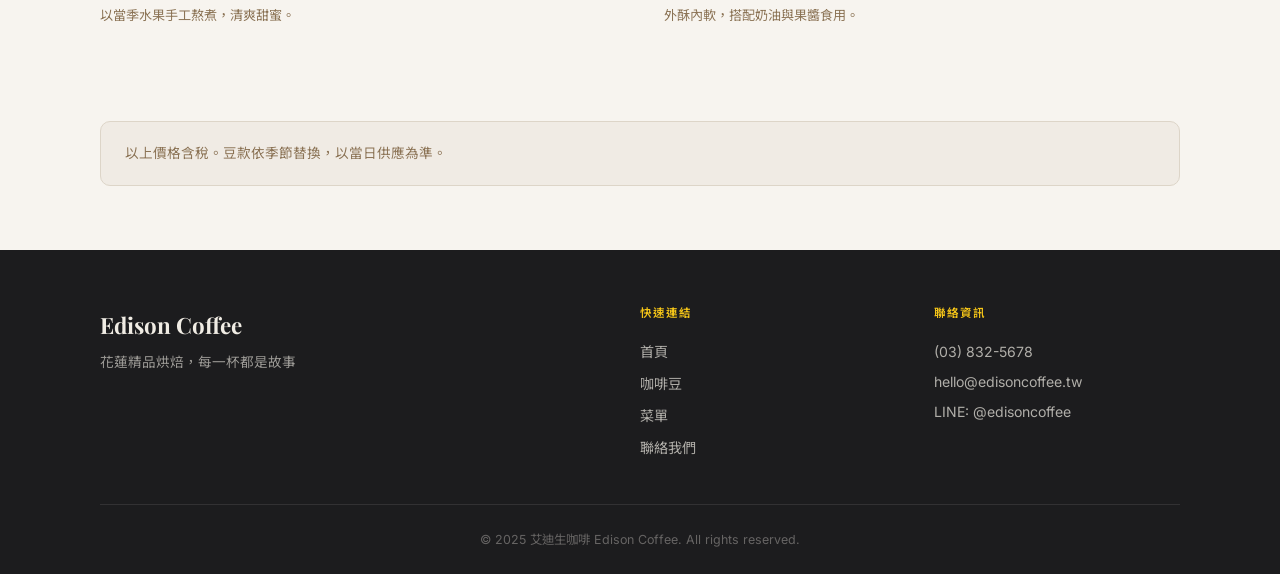
<file: menu.html>
<!DOCTYPE html>
<html lang="zh-Hant">
<head>
  <meta charset="UTF-8" />
  <meta name="viewport" content="width=device-width, initial-scale=1.0" />
  <title>菜單 — Edison Coffee 艾迪生咖啡</title>
  <meta name="description" content="艾迪生咖啡廳菜單，義式咖啡、手沖單品、無咖啡因飲品與輕食。" />
  <link rel="preconnect" href="https://fonts.googleapis.com" />
  <link rel="preconnect" href="https://fonts.gstatic.com" crossorigin />
  <link rel="stylesheet" href="css/styles.css" />
</head>
<body>

<!-- ═══════════════════════════════════ NAV ══════════════════════════════════ -->
<nav class="nav">
  <div class="container nav-inner">
    <a href="index.html" class="nav-logo">
      Edison Coffee
      <span>艾迪生咖啡</span>
    </a>
    <div class="nav-links">
      <a href="index.html" data-i18n="nav.home">首頁</a>
      <a href="beans.html" data-i18n="nav.beans">咖啡豆</a>
      <a href="menu.html" class="active" data-i18n="nav.menu">菜單</a>
      <a href="contact.html" data-i18n="nav.contact">聯絡我們</a>
    </div>
    <div class="nav-right">
      <div class="lang-switcher">
        <button class="lang-btn" data-lang="zh-hant">繁中</button>
        <button class="lang-btn" data-lang="en">EN</button>
        <button class="lang-btn" data-lang="ja">日本語</button>
        <button class="lang-btn" data-lang="ko">한국어</button>
      </div>
    </div>
    <button class="hamburger" id="hamburger" aria-label="Menu" aria-expanded="false">
      <span></span><span></span><span></span>
    </button>
  </div>
  <div class="mobile-menu" id="mobile-menu">
    <a href="index.html" data-i18n="nav.home">首頁</a>
    <a href="beans.html" data-i18n="nav.beans">咖啡豆</a>
    <a href="menu.html" data-i18n="nav.menu">菜單</a>
    <a href="contact.html" data-i18n="nav.contact">聯絡我們</a>
    <div class="lang-switcher">
      <button class="lang-btn" data-lang="zh-hant">繁中</button>
      <button class="lang-btn" data-lang="en">EN</button>
      <button class="lang-btn" data-lang="ja">日本語</button>
      <button class="lang-btn" data-lang="ko">한국어</button>
    </div>
  </div>
</nav>

<!-- ═══════════════════════════════════ PAGE HERO ════════════════════════════ -->
<section class="page-hero" style="background: linear-gradient(rgba(28,28,30,0.72), rgba(28,28,30,0.72)), url('images/coffee_cup.jpg') center/cover no-repeat;">
  <div class="container page-hero-inner">
    <span class="section-label" data-i18n="menu.hero.label">咖啡廳菜單</span>
    <h1 class="section-title" data-i18n="menu.hero.title">每一杯，都是心意</h1>
    <p class="section-sub" data-i18n="menu.hero.sub">使用自家烘焙豆，現點現萃</p>
  </div>
</section>

<!-- ═══════════════════════════════════ PHOTO BANNER ═════════════════════════ -->
<img src="images/barista_desk.jpg" alt="艾迪生咖啡吧檯" class="photo-banner" loading="lazy">

<!-- ═══════════════════════════════════ MENU GRID ════════════════════════════ -->
<div class="container">
  <div class="menu-grid">

    <!-- ── Espresso ── -->
    <div class="menu-category">
      <h2 class="menu-cat-title" data-i18n="menu.cat.espresso">義式咖啡</h2>

      <div class="menu-item">
        <div class="menu-item-info">
          <div class="menu-item-name" data-i18n="menu.espresso.name">義式濃縮</div>
          <div class="menu-item-desc" data-i18n="menu.espresso.desc">雙份濃縮，風味集中，展現豆子本質。</div>
        </div>
        <div class="menu-item-price">NT$80</div>
      </div>

      <div class="menu-item">
        <div class="menu-item-info">
          <div class="menu-item-name" data-i18n="menu.americano.name">美式咖啡</div>
          <div class="menu-item-desc" data-i18n="menu.americano.desc">濃縮加熱水，清晰而有層次。</div>
        </div>
        <div class="menu-item-price">NT$100</div>
      </div>

      <div class="menu-item">
        <div class="menu-item-info">
          <div class="menu-item-name" data-i18n="menu.latte.name">拿鐵</div>
          <div class="menu-item-desc" data-i18n="menu.latte.desc">濃縮搭配綿密奶泡，日常的安慰。</div>
        </div>
        <div class="menu-item-price">NT$130</div>
      </div>

      <div class="menu-item">
        <div class="menu-item-info">
          <div class="menu-item-name" data-i18n="menu.cappuccino.name">卡布奇諾</div>
          <div class="menu-item-desc" data-i18n="menu.cappuccino.desc">傳統義式比例，濃郁奶沫覆頂。</div>
        </div>
        <div class="menu-item-price">NT$130</div>
      </div>

      <div class="menu-item">
        <div class="menu-item-info">
          <div class="menu-item-name" data-i18n="menu.flatwhite.name">馥列白</div>
          <div class="menu-item-desc" data-i18n="menu.flatwhite.desc">雙份espresso加少量奶，咖啡感更強。</div>
        </div>
        <div class="menu-item-price">NT$140</div>
      </div>

      <div class="menu-item">
        <div class="menu-item-info">
          <div class="menu-item-name" data-i18n="menu.cortado.name">科塔多</div>
          <div class="menu-item-desc" data-i18n="menu.cortado.desc">濃縮與等量牛奶，甜中帶勁。</div>
        </div>
        <div class="menu-item-price">NT$110</div>
      </div>
    </div>

    <!-- ── Filter / Cold Brew ── -->
    <div class="menu-category">
      <h2 class="menu-cat-title" data-i18n="menu.cat.filter">手沖 · 冷萃</h2>

      <div class="menu-item">
        <div class="menu-item-info">
          <div class="menu-item-name" data-i18n="menu.pourover.name">手沖單品</div>
          <div class="menu-item-desc" data-i18n="menu.pourover.desc">依當日豆款萃取，每杯手工注水。</div>
        </div>
        <div class="menu-item-price">NT$160</div>
      </div>

      <div class="menu-item">
        <div class="menu-item-info">
          <div class="menu-item-name" data-i18n="menu.coldbrew.name">冷萃咖啡</div>
          <div class="menu-item-desc" data-i18n="menu.coldbrew.desc">低溫長時間浸泡12小時，滑順甘甜。</div>
        </div>
        <div class="menu-item-price">NT$150</div>
      </div>

      <div class="menu-item">
        <div class="menu-item-info">
          <div class="menu-item-name" data-i18n="menu.icedpourover.name">冰手沖</div>
          <div class="menu-item-desc" data-i18n="menu.icedpourover.desc">熱萃直接降冰，鎖住花果香氣。</div>
        </div>
        <div class="menu-item-price">NT$170</div>
      </div>
    </div>

    <!-- ── Non-Coffee ── -->
    <div class="menu-category">
      <h2 class="menu-cat-title" data-i18n="menu.cat.noncoffee">無咖啡因系列</h2>

      <div class="menu-item">
        <div class="menu-item-info">
          <div class="menu-item-name" data-i18n="menu.matcha.name">抹茶拿鐵</div>
          <div class="menu-item-desc" data-i18n="menu.matcha.desc">宇治抹茶粉搭配鮮奶，清香不苦澀。</div>
        </div>
        <div class="menu-item-price">NT$140</div>
      </div>

      <div class="menu-item">
        <div class="menu-item-info">
          <div class="menu-item-name" data-i18n="menu.hojicha.name">焙茶拿鐵</div>
          <div class="menu-item-desc" data-i18n="menu.hojicha.desc">炭焙烘茶帶有焦糖尾韻，溫潤宜人。</div>
        </div>
        <div class="menu-item-price">NT$140</div>
      </div>

      <div class="menu-item">
        <div class="menu-item-info">
          <div class="menu-item-name" data-i18n="menu.fruittea.name">季節水果茶</div>
          <div class="menu-item-desc" data-i18n="menu.fruittea.desc">以當季水果手工熬煮，清爽甜蜜。</div>
        </div>
        <div class="menu-item-price">NT$120</div>
      </div>
    </div>

    <!-- ── Light Food ── -->
    <div class="menu-category">
      <h2 class="menu-cat-title" data-i18n="menu.cat.food">輕食</h2>

      <div class="menu-item">
        <div class="menu-item-info">
          <div class="menu-item-name" data-i18n="menu.cake.name">每日手作蛋糕</div>
          <div class="menu-item-desc" data-i18n="menu.cake.desc">依當日口味供應，請洽店員確認。</div>
        </div>
        <div class="menu-item-price">NT$120</div>
      </div>

      <div class="menu-item">
        <div class="menu-item-info">
          <div class="menu-item-name" data-i18n="menu.toast.name">厚片吐司</div>
          <div class="menu-item-desc" data-i18n="menu.toast.desc">現烤奶油吐司，搭配季節果醬。</div>
        </div>
        <div class="menu-item-price">NT$90</div>
      </div>

      <div class="menu-item">
        <div class="menu-item-info">
          <div class="menu-item-name" data-i18n="menu.scone.name">英式司康</div>
          <div class="menu-item-desc" data-i18n="menu.scone.desc">外酥內軟，搭配奶油與果醬食用。</div>
        </div>
        <div class="menu-item-price">NT$100</div>
      </div>
    </div>

  </div>

  <div class="menu-note-box" data-i18n="menu.note">
    以上價格含稅。豆款依季節替換，以當日供應為準。
  </div>
</div>

<!-- ═══════════════════════════════════ FOOTER ════════════════════════════════ -->
<footer class="footer" style="margin-top:4rem;">
  <div class="container">
    <div class="footer-grid">
      <div class="footer-brand">
        <div class="logo">Edison Coffee</div>
        <p data-i18n="footer.tagline">花蓮精品烘焙，每一杯都是故事</p>
      </div>
      <div>
        <h4 data-i18n="footer.quicklinks">快速連結</h4>
        <div class="footer-links">
          <a href="index.html" data-i18n="nav.home">首頁</a>
          <a href="beans.html" data-i18n="nav.beans">咖啡豆</a>
          <a href="menu.html" data-i18n="nav.menu">菜單</a>
          <a href="contact.html" data-i18n="nav.contact">聯絡我們</a>
        </div>
      </div>
      <div>
        <h4 data-i18n="footer.contact">聯絡資訊</h4>
        <div class="footer-contact-info">
          <p>(03) 832-5678</p>
          <p>hello@edisoncoffee.tw</p>
          <p>LINE: @edisoncoffee</p>
        </div>
      </div>
    </div>
    <div class="footer-bottom" data-i18n="footer.copyright">© 2025 艾迪生咖啡 Edison Coffee. All rights reserved.</div>
  </div>
</footer>

<script src="js/translations.js"></script>
<script src="js/i18n.js"></script>
</body>
</html>
</file>
<file: css/styles.css>
/* ============================================================
   Edison Coffee — Static Site Styles
   Brand palette: warm parchment bg, Playfair headings, Inter body
   ============================================================ */

@import url('https://fonts.googleapis.com/css2?family=Playfair+Display:ital,wght@0,400;0,600;0,700;1,400;1,600&family=Inter:wght@300;400;500;600&family=Noto+Sans+TC:wght@300;400;500&family=Noto+Sans+JP:wght@300;400;500&family=Noto+Sans+KR:wght@300;400;500&display=swap');

/* ── CSS Variables ──────────────────────────────────────── */
:root {
  --bg-light:      #f7f4ef;
  --bg-dark:       #1c1c1e;
  --accent-yellow: #f5c518;
  --accent-green:  #4a7c59;
  --text-dark:     #1a1a1a;
  --text-light:    #f0ece4;
  --muted-warm:    #8b7355;
  --border:        #ddd5c8;
  --card-bg:       #ffffff;
  --shadow:        0 2px 16px rgba(26,26,26,0.07);
  --shadow-hover:  0 6px 32px rgba(26,26,26,0.13);
  --radius:        10px;
  --radius-sm:     6px;
  --transition:    0.22s ease;

  --font-heading: 'Playfair Display', 'Noto Sans TC', 'Noto Sans JP', 'Noto Sans KR', Georgia, serif;
  --font-body:    'Inter', 'Noto Sans TC', 'Noto Sans JP', 'Noto Sans KR', sans-serif;
}

/* ── Reset & Base ───────────────────────────────────────── */
*, *::before, *::after { box-sizing: border-box; margin: 0; padding: 0; }

html { scroll-behavior: smooth; font-size: 16px; }

body {
  font-family: var(--font-body);
  background: var(--bg-light);
  color: var(--text-dark);
  line-height: 1.7;
  min-height: 100vh;
}

img { max-width: 100%; display: block; }
a { color: inherit; text-decoration: none; }
ul { list-style: none; }

h1, h2, h3, h4 {
  font-family: var(--font-heading);
  line-height: 1.25;
  font-weight: 600;
}

/* ── Layout helpers ─────────────────────────────────────── */
.container {
  max-width: 1120px;
  margin: 0 auto;
  padding: 0 1.25rem;
}

.section { padding: 5rem 0; }
.section-sm { padding: 3rem 0; }

/* ── NAV ────────────────────────────────────────────────── */
.nav {
  position: sticky;
  top: 0;
  z-index: 100;
  background: var(--bg-light);
  border-bottom: 1px solid var(--border);
  box-shadow: 0 1px 8px rgba(26,26,26,0.06);
}

.nav-inner {
  display: flex;
  align-items: center;
  justify-content: space-between;
  height: 64px;
  gap: 1rem;
}

.nav-logo {
  font-family: var(--font-heading);
  font-size: 1.35rem;
  font-weight: 700;
  color: var(--text-dark);
  white-space: nowrap;
  letter-spacing: -0.01em;
}
.nav-logo span {
  display: block;
  font-size: 0.65rem;
  font-family: var(--font-body);
  font-weight: 400;
  color: var(--muted-warm);
  letter-spacing: 0.08em;
  text-transform: uppercase;
  line-height: 1;
  margin-top: 1px;
}

.nav-links {
  display: flex;
  align-items: center;
  gap: 0.25rem;
}
.nav-links a {
  padding: 0.4rem 0.75rem;
  border-radius: var(--radius-sm);
  font-size: 0.92rem;
  font-weight: 500;
  color: var(--text-dark);
  transition: background var(--transition), color var(--transition);
}
.nav-links a:hover,
.nav-links a.active {
  background: rgba(245,197,24,0.15);
  color: var(--text-dark);
}

.nav-right {
  display: flex;
  align-items: center;
  gap: 0.5rem;
}

/* Language switcher */
.lang-switcher {
  display: flex;
  align-items: center;
  gap: 2px;
  background: rgba(139,115,85,0.08);
  border-radius: 999px;
  padding: 3px;
}
.lang-btn {
  border: none;
  background: transparent;
  cursor: pointer;
  font-family: var(--font-body);
  font-size: 0.72rem;
  font-weight: 500;
  color: var(--muted-warm);
  padding: 4px 9px;
  border-radius: 999px;
  transition: background var(--transition), color var(--transition);
  white-space: nowrap;
}
.lang-btn:hover { color: var(--text-dark); background: rgba(245,197,24,0.2); }
.lang-btn.lang-active {
  background: var(--accent-yellow);
  color: var(--text-dark);
  font-weight: 600;
}

/* Hamburger */
.hamburger {
  display: none;
  flex-direction: column;
  gap: 5px;
  background: none;
  border: none;
  cursor: pointer;
  padding: 6px;
  border-radius: var(--radius-sm);
}
.hamburger span {
  display: block;
  width: 22px;
  height: 2px;
  background: var(--text-dark);
  border-radius: 2px;
  transition: transform var(--transition), opacity var(--transition);
}

/* Mobile menu */
.mobile-menu {
  display: none;
  flex-direction: column;
  gap: 0;
  background: var(--bg-light);
  border-top: 1px solid var(--border);
  padding: 0.5rem 0 1rem;
}
.mobile-menu.open { display: flex; }
.mobile-menu a {
  padding: 0.75rem 1.25rem;
  font-size: 1rem;
  font-weight: 500;
  color: var(--text-dark);
  transition: background var(--transition);
}
.mobile-menu a:hover { background: rgba(245,197,24,0.1); }
.mobile-menu .lang-switcher {
  margin: 0.5rem 1.25rem 0;
  align-self: flex-start;
}

/* ── FOOTER ─────────────────────────────────────────────── */
.footer {
  background: var(--bg-dark);
  color: var(--text-light);
  padding: 3.5rem 0 1.5rem;
}
.footer-grid {
  display: grid;
  grid-template-columns: 2fr 1fr 1fr;
  gap: 3rem;
  padding-bottom: 2.5rem;
  border-bottom: 1px solid rgba(240,236,228,0.1);
}
.footer-brand .logo {
  font-family: var(--font-heading);
  font-size: 1.4rem;
  font-weight: 700;
  margin-bottom: 0.5rem;
}
.footer-brand p {
  font-size: 0.85rem;
  color: rgba(240,236,228,0.6);
  line-height: 1.6;
}
.footer h4 {
  font-family: var(--font-body);
  font-size: 0.72rem;
  font-weight: 600;
  text-transform: uppercase;
  letter-spacing: 0.1em;
  color: var(--accent-yellow);
  margin-bottom: 1rem;
}
.footer-links a {
  display: block;
  font-size: 0.88rem;
  color: rgba(240,236,228,0.7);
  padding: 0.25rem 0;
  transition: color var(--transition);
}
.footer-links a:hover { color: var(--text-light); }
.footer-contact-info p {
  font-size: 0.88rem;
  color: rgba(240,236,228,0.7);
  padding: 0.2rem 0;
}
.footer-bottom {
  margin-top: 1.5rem;
  font-size: 0.78rem;
  color: rgba(240,236,228,0.35);
  text-align: center;
}

/* ── BUTTONS ────────────────────────────────────────────── */
.btn {
  display: inline-flex;
  align-items: center;
  gap: 0.5rem;
  padding: 0.75rem 1.75rem;
  border-radius: var(--radius-sm);
  font-family: var(--font-body);
  font-size: 0.9rem;
  font-weight: 600;
  cursor: pointer;
  transition: transform var(--transition), box-shadow var(--transition), background var(--transition);
  border: none;
  text-decoration: none;
}
.btn:hover { transform: translateY(-1px); }

.btn-primary {
  background: var(--accent-yellow);
  color: var(--text-dark);
  box-shadow: 0 2px 8px rgba(245,197,24,0.35);
}
.btn-primary:hover { box-shadow: 0 6px 20px rgba(245,197,24,0.45); }

.btn-outline {
  background: transparent;
  color: var(--text-dark);
  border: 1.5px solid var(--text-dark);
}
.btn-outline:hover { background: var(--text-dark); color: var(--text-light); }

.btn-green {
  background: var(--accent-green);
  color: #fff;
  box-shadow: 0 2px 8px rgba(74,124,89,0.3);
}
.btn-green:hover { box-shadow: 0 6px 20px rgba(74,124,89,0.4); }

.btn-sm { padding: 0.5rem 1.1rem; font-size: 0.82rem; }

/* ── BADGES ─────────────────────────────────────────────── */
.badge {
  display: inline-block;
  padding: 3px 10px;
  border-radius: 999px;
  font-size: 0.72rem;
  font-weight: 600;
  letter-spacing: 0.04em;
  text-transform: uppercase;
}
.badge-washed  { background: #dbeafe; color: #1d4ed8; }
.badge-honey   { background: #fef3c7; color: #92400e; }
.badge-natural { background: #ffe4d4; color: #9a3412; }
.badge-roast   { background: rgba(139,115,85,0.12); color: var(--muted-warm); }

/* ── SECTION LABELS ─────────────────────────────────────── */
.section-label {
  display: inline-block;
  font-size: 0.72rem;
  font-weight: 600;
  text-transform: uppercase;
  letter-spacing: 0.12em;
  color: var(--accent-green);
  margin-bottom: 0.75rem;
}
.section-title {
  font-size: clamp(1.8rem, 4vw, 2.8rem);
  font-weight: 700;
  line-height: 1.2;
  margin-bottom: 1rem;
}
.section-sub {
  font-size: 1.05rem;
  color: var(--muted-warm);
  max-width: 560px;
}

/* ── DIVIDER ────────────────────────────────────────────── */
.divider {
  width: 48px;
  height: 3px;
  background: var(--accent-yellow);
  border-radius: 2px;
  margin: 1.25rem 0 2rem;
}

/* ── HOME HERO ──────────────────────────────────────────── */
.hero {
  background: var(--bg-dark);
  color: var(--text-light);
  padding: 7rem 0 6rem;
  position: relative;
  overflow: hidden;
}
.hero::before {
  content: '';
  position: absolute;
  inset: 0;
  background:
    radial-gradient(ellipse 60% 70% at 80% 50%, rgba(245,197,24,0.08) 0%, transparent 70%),
    radial-gradient(ellipse 40% 50% at 20% 80%, rgba(74,124,89,0.07) 0%, transparent 60%);
  pointer-events: none;
}
/* Decorative coffee ring */
.hero::after {
  content: '';
  position: absolute;
  right: -80px;
  top: 50%;
  transform: translateY(-50%);
  width: 520px;
  height: 520px;
  border-radius: 50%;
  border: 60px solid rgba(245,197,24,0.04);
  pointer-events: none;
}

.hero-inner {
  position: relative;
  z-index: 1;
  max-width: 680px;
}
.hero-eyebrow {
  display: inline-block;
  font-size: 0.78rem;
  font-weight: 500;
  letter-spacing: 0.15em;
  text-transform: uppercase;
  color: var(--accent-yellow);
  margin-bottom: 1.25rem;
  opacity: 0.9;
}
.hero h1 {
  font-size: clamp(2.8rem, 7vw, 5rem);
  font-weight: 700;
  line-height: 1.08;
  letter-spacing: -0.02em;
  margin-bottom: 0.5rem;
}
.hero h1 .zh {
  display: block;
  font-size: clamp(1.4rem, 3.5vw, 2.2rem);
  font-weight: 400;
  font-style: italic;
  color: rgba(240,236,228,0.55);
  letter-spacing: 0.05em;
  margin-top: 0.25rem;
}
.hero-tagline {
  font-size: clamp(1rem, 2vw, 1.2rem);
  color: rgba(240,236,228,0.7);
  margin: 1.5rem 0 2.5rem;
  max-width: 440px;
}
.hero-actions { display: flex; gap: 1rem; flex-wrap: wrap; }

/* ── HOME ABOUT ─────────────────────────────────────────── */
.about-grid {
  display: grid;
  grid-template-columns: 1fr 1fr;
  gap: 5rem;
  align-items: start;
}
.about-text p {
  color: #4a4035;
  margin-bottom: 1.1rem;
  font-size: 0.97rem;
}

.about-visual {
  position: relative;
}
.about-card {
  background: var(--bg-dark);
  color: var(--text-light);
  border-radius: var(--radius);
  padding: 2.5rem;
  position: sticky;
  top: 90px;
}
.about-card .big-num {
  font-family: var(--font-heading);
  font-size: 5rem;
  font-weight: 700;
  color: var(--accent-yellow);
  line-height: 1;
  margin-bottom: 0.5rem;
}
.about-card p { font-size: 0.9rem; color: rgba(240,236,228,0.6); line-height: 1.6; }

/* ── VALUES ─────────────────────────────────────────────── */
.values-bg { background: var(--bg-dark); color: var(--text-light); }
.values-bg .section-label { color: var(--accent-yellow); }
.values-bg .section-title { color: var(--text-light); }
.values-grid {
  display: grid;
  grid-template-columns: repeat(3, 1fr);
  gap: 2rem;
  margin-top: 3rem;
}
.value-card {
  border: 1px solid rgba(240,236,228,0.1);
  border-radius: var(--radius);
  padding: 2rem;
  transition: border-color var(--transition), background var(--transition);
}
.value-card:hover {
  border-color: var(--accent-yellow);
  background: rgba(245,197,24,0.05);
}
.value-icon {
  font-size: 1.8rem;
  margin-bottom: 1rem;
}
.value-card h3 {
  font-size: 1.05rem;
  font-weight: 600;
  margin-bottom: 0.5rem;
  color: var(--text-light);
}
.value-card p { font-size: 0.88rem; color: rgba(240,236,228,0.55); line-height: 1.65; }

/* ── FEATURED COFFEES PREVIEW ───────────────────────────── */
.featured-grid {
  display: grid;
  grid-template-columns: repeat(3, 1fr);
  gap: 1.5rem;
  margin: 2.5rem 0 3rem;
}
.featured-card {
  background: var(--card-bg);
  border-radius: var(--radius);
  padding: 1.75rem;
  border: 1px solid var(--border);
  transition: transform var(--transition), box-shadow var(--transition);
  display: flex;
  flex-direction: column;
  gap: 0.75rem;
}
.featured-card:hover {
  transform: translateY(-3px);
  box-shadow: var(--shadow-hover);
}
.featured-card-top { display: flex; gap: 0.5rem; flex-wrap: wrap; }
.featured-card h3 { font-size: 1.05rem; font-weight: 600; }
.featured-card .origin { font-size: 0.8rem; color: var(--muted-warm); }
.featured-card .tasting { font-size: 0.85rem; color: #5a4f45; border-top: 1px solid var(--border); padding-top: 0.75rem; }

/* ── BEANS PAGE ─────────────────────────────────────────── */
.page-hero {
  background: var(--bg-dark);
  color: var(--text-light);
  padding: 5rem 0 4rem;
  position: relative;
  overflow: hidden;
}
.page-hero::before {
  content: '';
  position: absolute;
  inset: 0;
  background: radial-gradient(ellipse 50% 80% at 90% 50%, rgba(245,197,24,0.06) 0%, transparent 60%);
  pointer-events: none;
}
.page-hero-inner { position: relative; z-index: 1; }
.page-hero .section-label { color: var(--accent-yellow); }
.page-hero .section-title { color: var(--text-light); margin-bottom: 0.5rem; }
.page-hero .section-sub { color: rgba(240,236,228,0.55); }

.beans-list {
  display: flex;
  flex-direction: column;
  gap: 2.5rem;
  padding: 4rem 0;
}

.bean-card {
  background: var(--card-bg);
  border: 1px solid var(--border);
  border-radius: var(--radius);
  padding: 2.5rem;
  box-shadow: var(--shadow);
  transition: box-shadow var(--transition);
}
.bean-card:hover { box-shadow: var(--shadow-hover); }

.bean-card-header {
  display: flex;
  align-items: flex-start;
  justify-content: space-between;
  gap: 1.5rem;
  flex-wrap: wrap;
  margin-bottom: 1.5rem;
}
.bean-card-header h2 { font-size: 1.5rem; font-weight: 700; }
.bean-badges { display: flex; gap: 0.5rem; flex-wrap: wrap; margin-top: 0.5rem; }

.bean-body {
  display: grid;
  grid-template-columns: 1fr 1fr;
  gap: 2rem;
}
.bean-meta { display: flex; flex-direction: column; gap: 0.75rem; }
.bean-meta-row {
  display: flex;
  gap: 0.5rem;
  font-size: 0.88rem;
  align-items: baseline;
}
.bean-meta-row .meta-label {
  font-weight: 600;
  color: var(--muted-warm);
  min-width: 80px;
  font-size: 0.78rem;
  text-transform: uppercase;
  letter-spacing: 0.05em;
}
.bean-meta-row .meta-value { color: var(--text-dark); }

.bean-right { display: flex; flex-direction: column; gap: 1.5rem; }

.bean-tasting {
  background: rgba(139,115,85,0.06);
  border-left: 3px solid var(--accent-yellow);
  padding: 1rem 1.25rem;
  border-radius: 0 var(--radius-sm) var(--radius-sm) 0;
}
.bean-tasting .label { font-size: 0.72rem; font-weight: 600; text-transform: uppercase; letter-spacing: 0.08em; color: var(--muted-warm); margin-bottom: 0.4rem; }
.bean-tasting .notes { font-size: 0.9rem; color: var(--text-dark); }

.bean-desc { font-size: 0.9rem; color: #5a4f45; line-height: 1.65; }

.bean-pricing {
  border: 1px solid var(--border);
  border-radius: var(--radius-sm);
  overflow: hidden;
}
.price-table { width: 100%; border-collapse: collapse; }
.price-table th {
  background: rgba(139,115,85,0.06);
  font-size: 0.75rem;
  font-weight: 600;
  text-transform: uppercase;
  letter-spacing: 0.06em;
  color: var(--muted-warm);
  padding: 0.6rem 1rem;
  text-align: left;
  border-bottom: 1px solid var(--border);
}
.price-table td {
  padding: 0.65rem 1rem;
  font-size: 0.9rem;
  border-bottom: 1px solid rgba(221,213,200,0.5);
}
.price-table tr:last-child td { border-bottom: none; }
.price-table td:last-child { font-weight: 600; color: var(--accent-green); }
.price-unavail { color: var(--muted-warm) !important; font-weight: 400 !important; }

.bean-card-footer { margin-top: 1.5rem; padding-top: 1.5rem; border-top: 1px solid var(--border); }

/* ── MENU PAGE ──────────────────────────────────────────── */
.menu-grid {
  display: grid;
  grid-template-columns: 1fr 1fr;
  gap: 3rem;
  padding: 4rem 0;
}
.menu-category { }
.menu-cat-title {
  font-family: var(--font-heading);
  font-size: 1.3rem;
  font-weight: 600;
  padding-bottom: 0.75rem;
  border-bottom: 2px solid var(--accent-yellow);
  margin-bottom: 1.5rem;
}
.menu-item {
  display: flex;
  justify-content: space-between;
  align-items: flex-start;
  padding: 1rem 0;
  border-bottom: 1px solid rgba(221,213,200,0.5);
  gap: 1rem;
}
.menu-item:last-child { border-bottom: none; }
.menu-item-info { flex: 1; }
.menu-item-name { font-weight: 600; font-size: 0.97rem; margin-bottom: 0.2rem; }
.menu-item-desc { font-size: 0.82rem; color: var(--muted-warm); line-height: 1.55; }
.menu-item-price {
  font-weight: 700;
  font-size: 0.97rem;
  color: var(--accent-green);
  white-space: nowrap;
  padding-top: 2px;
}

.menu-note-box {
  background: rgba(139,115,85,0.07);
  border: 1px solid var(--border);
  border-radius: var(--radius);
  padding: 1.25rem 1.5rem;
  font-size: 0.85rem;
  color: var(--muted-warm);
  margin-top: 1rem;
}

/* ── CONTACT PAGE ───────────────────────────────────────── */
.contact-grid {
  display: grid;
  grid-template-columns: 1fr 1fr;
  gap: 4rem;
  padding: 4rem 0;
  align-items: start;
}

.contact-info-block {
  display: flex;
  flex-direction: column;
  gap: 2rem;
}
.contact-info-card {
  background: var(--card-bg);
  border: 1px solid var(--border);
  border-radius: var(--radius);
  padding: 1.75rem;
  box-shadow: var(--shadow);
}
.contact-info-card .card-title {
  font-size: 0.72rem;
  font-weight: 700;
  text-transform: uppercase;
  letter-spacing: 0.1em;
  color: var(--accent-green);
  margin-bottom: 0.5rem;
}
.contact-info-card .card-value {
  font-size: 1.05rem;
  font-weight: 500;
  color: var(--text-dark);
}
.contact-info-card .card-sub {
  font-size: 0.85rem;
  color: var(--muted-warm);
  margin-top: 0.25rem;
}
.contact-info-card .map-link {
  display: inline-flex;
  align-items: center;
  gap: 0.35rem;
  margin-top: 0.75rem;
  font-size: 0.85rem;
  font-weight: 600;
  color: var(--accent-green);
}
.contact-info-card .map-link:hover { text-decoration: underline; }

.contact-channels {
  display: flex;
  flex-direction: column;
  gap: 0.75rem;
}
.channel-row {
  display: flex;
  align-items: center;
  gap: 1rem;
  background: var(--card-bg);
  border: 1px solid var(--border);
  border-radius: var(--radius-sm);
  padding: 1rem 1.25rem;
}
.channel-icon {
  width: 40px;
  height: 40px;
  border-radius: 50%;
  display: flex;
  align-items: center;
  justify-content: center;
  font-size: 1.1rem;
  flex-shrink: 0;
}
.channel-icon.green { background: rgba(74,124,89,0.12); }
.channel-icon.yellow { background: rgba(245,197,24,0.15); }
.channel-icon.blue { background: rgba(59,130,246,0.1); }
.channel-label { font-size: 0.72rem; font-weight: 600; text-transform: uppercase; letter-spacing: 0.07em; color: var(--muted-warm); }
.channel-value { font-size: 0.95rem; font-weight: 600; color: var(--text-dark); }

/* Order steps */
.order-steps {
  display: flex;
  flex-direction: column;
  gap: 0;
}
.order-step {
  display: flex;
  gap: 1.25rem;
  padding: 1.5rem 0;
  border-bottom: 1px solid rgba(221,213,200,0.5);
}
.order-step:last-child { border-bottom: none; }
.step-num {
  width: 36px;
  height: 36px;
  border-radius: 50%;
  background: var(--accent-yellow);
  color: var(--text-dark);
  font-weight: 700;
  font-size: 0.9rem;
  display: flex;
  align-items: center;
  justify-content: center;
  flex-shrink: 0;
  margin-top: 2px;
}
.step-content h4 { font-size: 0.97rem; font-weight: 600; margin-bottom: 0.3rem; }
.step-content p { font-size: 0.87rem; color: var(--muted-warm); line-height: 1.6; }

/* ── RESPONSIVE ─────────────────────────────────────────── */
@media (max-width: 900px) {
  .nav-links, .nav-right { display: none; }
  .hamburger { display: flex; }

  .about-grid { grid-template-columns: 1fr; gap: 2.5rem; }
  .about-card { position: static; }
  .values-grid { grid-template-columns: 1fr 1fr; }
  .featured-grid { grid-template-columns: 1fr 1fr; }
  .footer-grid { grid-template-columns: 1fr 1fr; }
  .footer-grid > *:first-child { grid-column: 1 / -1; }
}

@media (max-width: 640px) {
  .section { padding: 3rem 0; }
  .hero { padding: 5rem 0 4rem; }
  .hero::after { display: none; }
  .values-grid { grid-template-columns: 1fr; }
  .featured-grid { grid-template-columns: 1fr; }
  .bean-body { grid-template-columns: 1fr; gap: 1.5rem; }
  .bean-card { padding: 1.5rem; }
  .bean-card-header { flex-direction: column; }
  .menu-grid { grid-template-columns: 1fr; gap: 2rem; }
  .contact-grid { grid-template-columns: 1fr; gap: 2.5rem; }
  .footer-grid { grid-template-columns: 1fr; gap: 2rem; }
  .hero-actions { flex-direction: column; }
  .btn { width: 100%; justify-content: center; }
}

/* ── ANIMATIONS ─────────────────────────────────────────── */
@keyframes fadeUp {
  from { opacity: 0; transform: translateY(18px); }
  to   { opacity: 1; transform: translateY(0); }
}
.fade-up {
  animation: fadeUp 0.55s ease both;
}
.fade-up-1 { animation-delay: 0.05s; }
.fade-up-2 { animation-delay: 0.15s; }
.fade-up-3 { animation-delay: 0.25s; }
.fade-up-4 { animation-delay: 0.35s; }

/* ── UTILITIES ──────────────────────────────────────────── */
.text-center { text-align: center; }
.mt-1 { margin-top: 0.5rem; }
.mt-2 { margin-top: 1rem; }
.mt-3 { margin-top: 1.5rem; }
.flex-between { display: flex; justify-content: space-between; align-items: center; }

/* ── PHOTO IMAGES ────────────────────────────────────────── */
/* About section image (above the dark card) */
.about-img {
  width: 100%;
  height: 240px;
  object-fit: cover;
  border-radius: var(--radius) var(--radius) 0 0;
  display: block;
}
.about-img + .about-card {
  border-radius: 0 0 var(--radius) var(--radius);
}

/* Featured card image — bleeds to card edges */
.featured-card-img {
  width: calc(100% + 3.5rem);
  height: 180px;
  object-fit: cover;
  margin: -1.75rem -1.75rem 0.75rem;
  border-radius: var(--radius) var(--radius) 0 0;
  display: block;
}

/* Bean card image — bleeds to card edges */
.bean-card-img {
  width: calc(100% + 5rem);
  height: 220px;
  object-fit: cover;
  margin: -2.5rem -2.5rem 2rem;
  border-radius: var(--radius) var(--radius) 0 0;
  display: block;
}

/* ── PHOTO GALLERY (index page) ─────────────────────────── */
.gallery-section {
  padding: 0 0 5rem;
  overflow: hidden;
}
.gallery-grid {
  display: grid;
  grid-template-columns: repeat(3, 1fr);
  gap: 1rem;
}
.gallery-grid img {
  width: 100%;
  height: 280px;
  object-fit: cover;
  border-radius: var(--radius);
  display: block;
  transition: transform var(--transition), box-shadow var(--transition);
}
.gallery-grid img:hover {
  transform: scale(1.02);
  box-shadow: var(--shadow-hover);
}

/* ── PHOTO BANNER (menu / other pages) ──────────────────── */
.photo-banner {
  width: 100%;
  height: 320px;
  object-fit: cover;
  display: block;
}

/* ── CONTACT ATMOSPHERE IMAGE ───────────────────────────── */
.contact-atmo-img {
  width: 100%;
  height: 200px;
  object-fit: cover;
  border-radius: var(--radius);
  display: block;
  margin-top: 2rem;
}

/* Responsive additions */
@media (max-width: 900px) {
  .gallery-grid { grid-template-columns: repeat(3, 1fr); }
}
@media (max-width: 640px) {
  .gallery-grid { grid-template-columns: 1fr; }
  .gallery-grid img { height: 220px; }
  .photo-banner { height: 200px; }
  .bean-card-img { margin: -1.5rem -1.5rem 1.5rem; }
}
</file>
